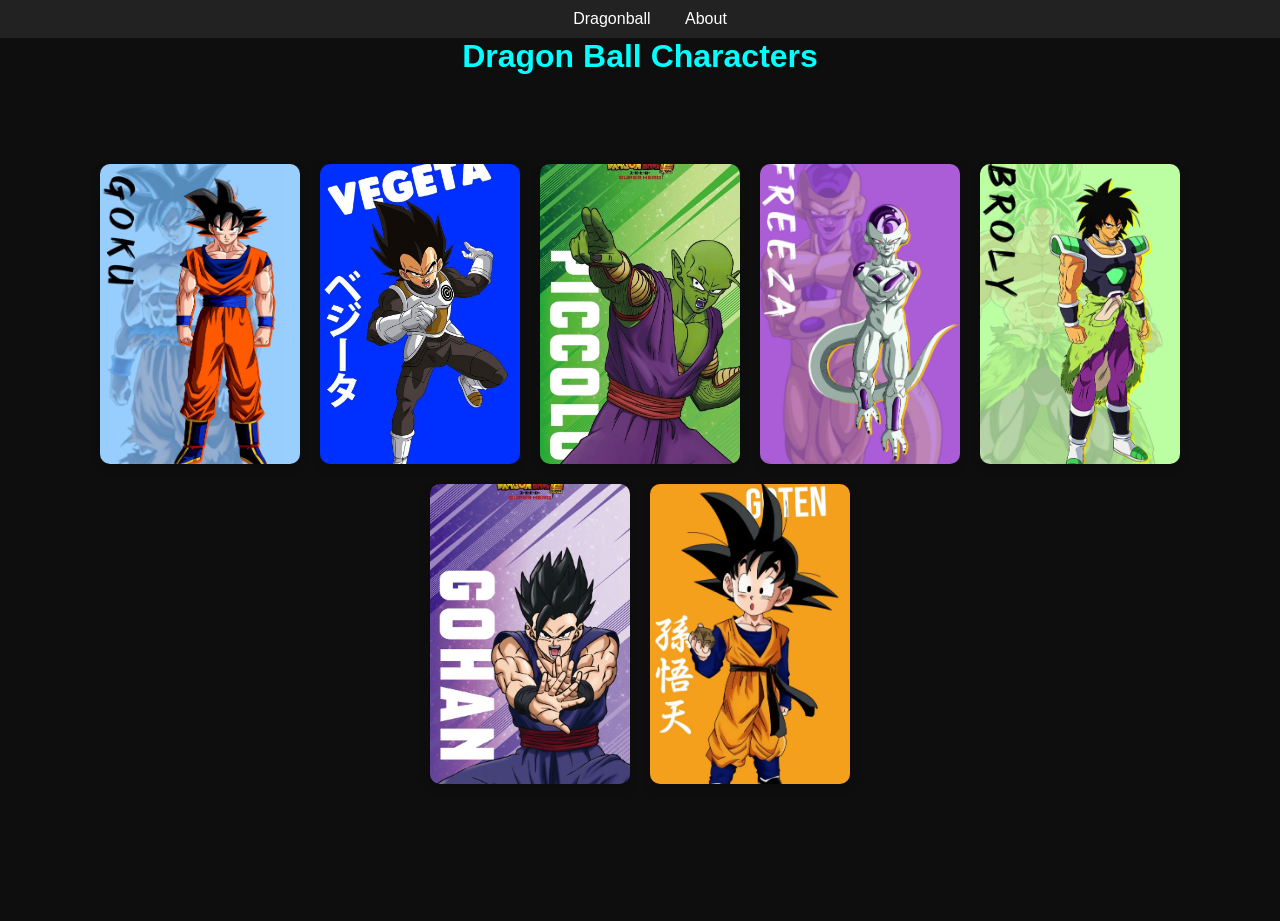
<file: index.html>
<!DOCTYPE html>
<html>
<head>
    <link rel="stylesheet" href="style.css">
    <title>Dragon Ball Z Characters</title>
</head>
<body>
    <div id="menu">
        <a href="index.html">Dragonball</a>
        <a href="About.html">About</a>
    </div>
    <h1>Dragon Ball Characters</h1>
    <div class="background">
        <div class="bubble" data-stars="1"></div>
        <div class="bubble" data-stars="2"></div>
        <div class="bubble" data-stars="3"></div>
        <div class="bubble" data-stars="4"></div>
        <div class="bubble" data-stars="5"></div>
        <div class="bubble" data-stars="6"></div>
        <div class="bubble" data-stars="7"></div>
      </div>

      <script>
        const bubbles = document.querySelectorAll('.bubble');
    
        bubbles.forEach(bubble => {
          const starsCount = parseInt(bubble.getAttribute('data-stars'), 10) || 1;
    
          const starsContainer = document.createElement('div');
          starsContainer.classList.add('stars-container');
    
          for (let i = 0; i < starsCount; i++) {
            const star = document.createElement('div');
            star.classList.add('star');
            starsContainer.appendChild(star);
          }
    
          bubble.appendChild(starsContainer);
        });
      </script>
    
    <div class="gallery">
        <!-- Goku -->
        <a href="Goku.html">
            <div class="hover-box">
                <img src="images/Goku.JPG" alt="Goku">
                <div class="info goku-bg">
                    <h2>Goku</h2>
                   <p>Goku is the main protagonist of the Dragon Ball metaseries.</p>
                    <p>He is a Saiyan, originally named Kakarot, who was sent to Earth as a baby and raised by his adoptive grandfather, Son Gohan.</p>
                </div>
            </div>
        </a>

        <!-- Vegeta -->
        <a href="Vegeta.html">
            <div class="hover-box">
                <img src="images/Vegeta.JPG" alt="Vegeta">
                <div class="info vegeta-bg">
                    <h2>Vegeta</h2>
                    <p>As the prince of a demolished Planet Vegeta, Vegeta is initially introduced as an unrepentant villain. Judging from his evil intentions before joining the Z Fighters, Vegeta has been consistently characterized as extremely arrogant, vengeful, and at times, sadistic.</p>
                </div>
            </div>
        </a>

        <!-- Piccolo -->
        <a href="Piccolo.html">
            <div class="hover-box">
                <img src="images/Piccolo.JPG" alt="Piccolo">
                <div class="info piccolo-bg">
                    <h2>Piccolo</h2>
                   <p>Piccolo from Dragon Ball is a Namekian, a green-skinned, humanoid alien with a strong connection to the Dragon Balls and a history of both rivalry and alliance with Goku. Initially introduced as a villain seeking revenge, Piccolo becomes a key ally, mentor to Gohan, and a powerful fighter in the Z Fighters' battles against various threats. 
                </p>
                </div>
            </div>
        </a>

                <!-- Freeza -->
                <a href="Freeze.html">
                    <div class="hover-box">
                        <img src="images/Freeza.JPG" alt="Freeza">
                        <div class="info Freeza-bg">
                            <h2>Freeza</h2>
                        <p>Frieza is a major antagonist in the Dragon Ball franchise, known for his immense power, cruelty, and role as a galactic tyrant. He's the main antagonist of the Frieza Saga and a recurring villain throughout the series, often seeking more power and revenge. Frieza is feared for his ruthlessness and is one of the most powerful beings in Universe 7. 
                        </p>
                        </div>
                    </div>
                </a>
                            <!-- Broly -->
                            <a href="Broly.html">
                                <div class="hover-box">
                                    <img src="images/Broly.JPG" alt="Broly">
                                    <div class="info Broly-bg">
                                        <h2>Broly</h2>
                             <p>Broly is a powerful Saiyan with a unique and uncontrollable power. He is a kind-hearted Saiyan, but his immense power can cause him to lose control and rampage when pushed too far.</p>
                                    </div>
                                </div>
                            </a>
                         <!-- Gohan -->
                         <a href="Gohan.html">
                            <div class="hover-box">
                                <img src="images/Gohan.JPG" alt="Gohan">
                                <div class="info Gohan-bg">
                                    <h2>Gohan</h2>
<p>Gohan is known for his immense hidden potential as a Saiyan-human hybrid. He is the eldest son of Goku and Chi-Chi, and the older brother of Goten. He possesses incredible strength, speed, and durability, with his power often revealed during intense moments of rage or distress. </p>
                                </div>
                            </div>
                        </a>

                        <!-- Gotens -->
                        <a href="Gotens.html">
                           <div class="hover-box">
                               <img src="images/Gotens.JPG" alt="Gotens">
                               <div class="info Gotens-bg">
                                   <h2>Gotens</h2>
                                <p>Goten is a Saiyan and Earthling hybrid from the Dragon Ball universe, Goku and Chi-Chi's younger son, and Gohan's younger brother. He's known for his youthful appearance, kind heart, and his ability to transform into a Super Saiyan at a very young age. He's also adept at the Fusion Dance, allowing him to combine with Trunks to form Gotenks. </p>
                                </div>
                           </div>
                       </a>
    </div>
</body>
</html>
</file>
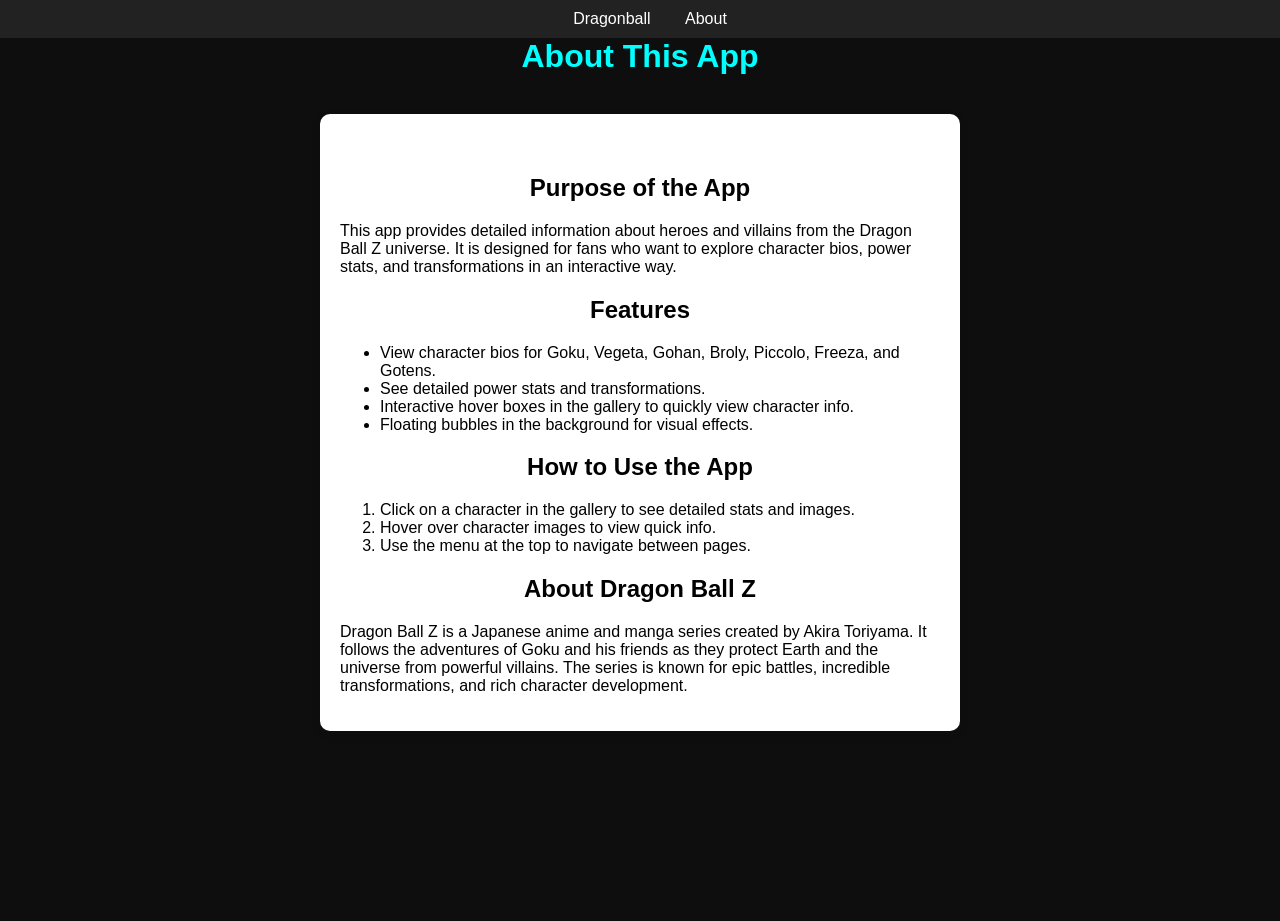
<file: About.html>
<!DOCTYPE html>
<html>
<head>
    <link rel="stylesheet" href="style.css">
    <title>About - Dragon Ball Z Characters</title>
</head>
<body>
    <div id="menu">
        <a href="index.html">Dragonball</a>
        <a href="About.html">About</a>
    </div>

    <h1>About This App</h1>

    <div class="character-page">
        
        <h2>Purpose of the App</h2>
        <p>This app provides detailed information about heroes and villains from the Dragon Ball Z universe. It is designed for fans who want to explore character bios, power stats, and transformations in an interactive way.</p>

        <h2>Features</h2>
        <ul>
            <li>View character bios for Goku, Vegeta, Gohan, Broly, Piccolo, Freeza, and Gotens.</li>
            <li>See detailed power stats and transformations.</li>
            <li>Interactive hover boxes in the gallery to quickly view character info.</li>
            <li>Floating bubbles in the background for visual effects.</li>
        </ul>

        <h2>How to Use the App</h2>
        <ol>
            <li>Click on a character in the gallery to see detailed stats and images.</li>
            <li>Hover over character images to view quick info.</li>
            <li>Use the menu at the top to navigate between pages.</li>
        </ol>
      
        <h2>About Dragon Ball Z</h2>
        <p>Dragon Ball Z is a Japanese anime and manga series created by Akira Toriyama. It follows the adventures of Goku and his friends as they protect Earth and the universe from powerful villains. The series is known for epic battles, incredible transformations, and rich character development.</p>
    </div>
</body>
</html>
</file>
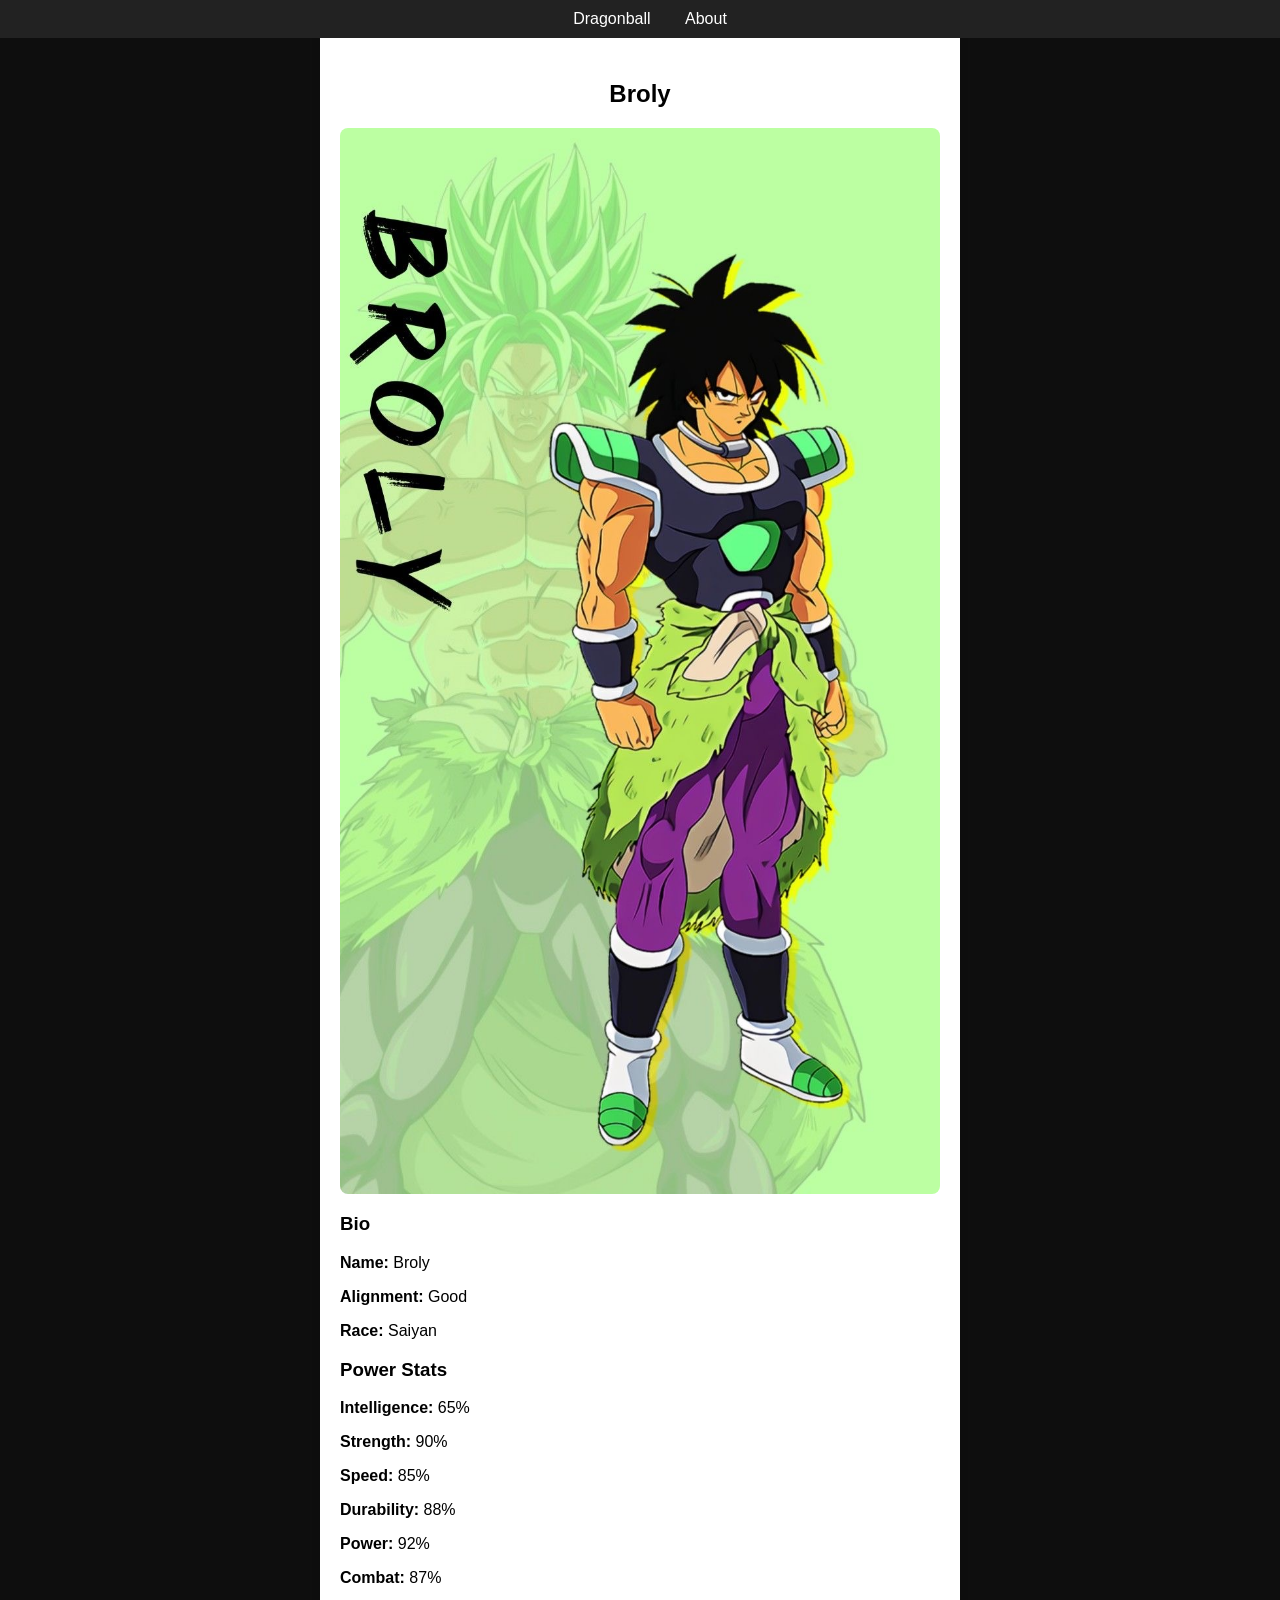
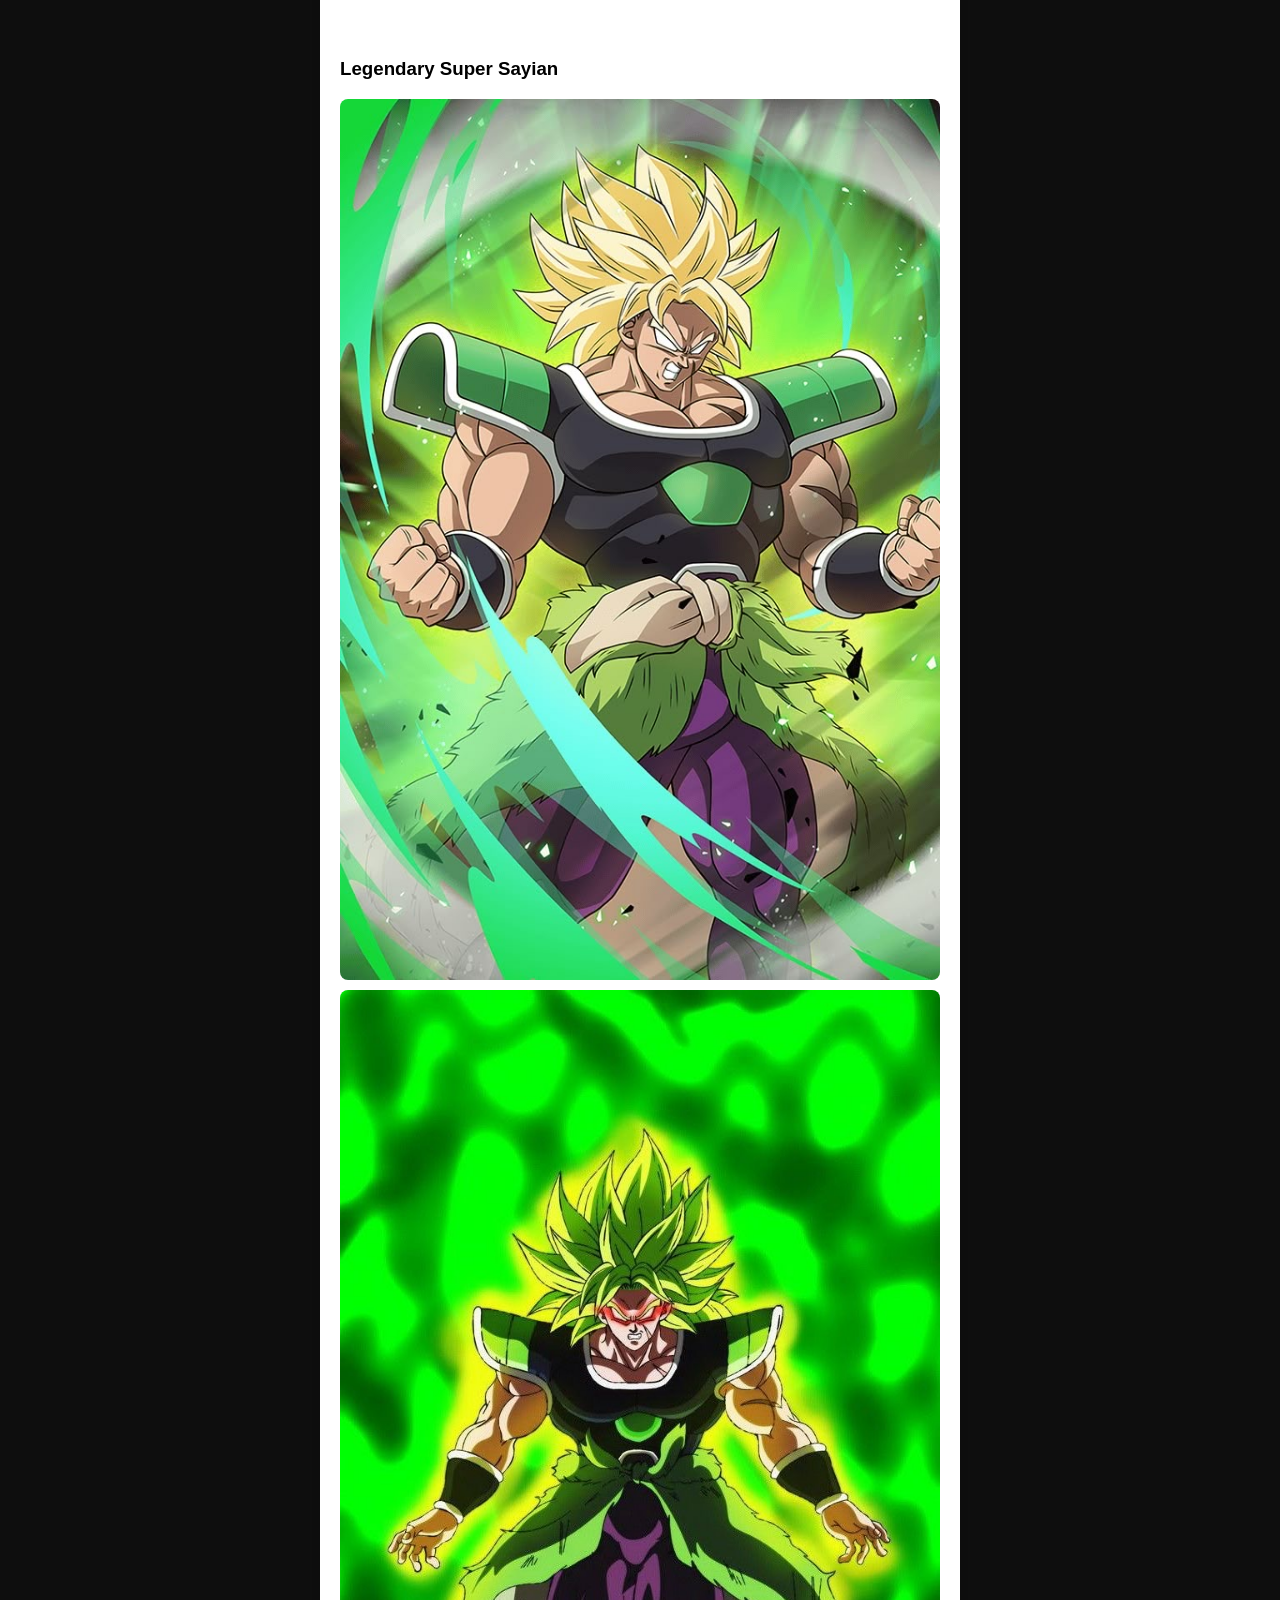
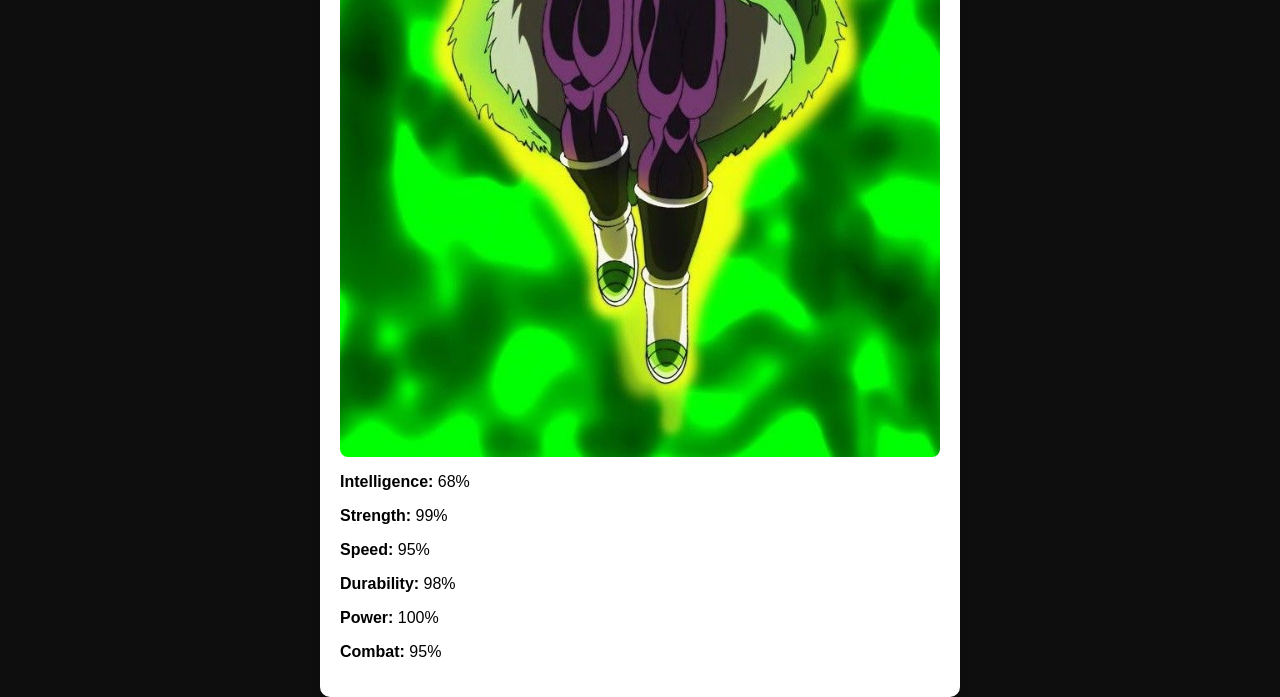
<file: Broly.html>
<!DOCTYPE html>
<html>
<head>
    <link rel="stylesheet" href="style.css">
    <title>Broly</title>
</head>
<body>
    <div id="menu">
        <a href="index.html">Dragonball</a>
        <a href="About.html">About</a>
    </div>

    <div class="character-page">
        <h2>Broly</h2>
        <img src="images/Broly.JPG" alt="Broly" class="character-img">
        <h3>Bio</h3>
        <p><strong>Name:</strong> Broly</p>
        <p><strong>Alignment:</strong> Good</p>
        <p><strong>Race:</strong> Saiyan</p>

        <h3>Power Stats</h3>
        <p><strong>Intelligence:</strong> 65%</p>
        <p><strong>Strength:</strong> 90%</p>
        <p><strong>Speed:</strong> 85%</p>
        <p><strong>Durability:</strong> 88%</p>
        <p><strong>Power:</strong> 92%</p>
        <p><strong>Combat:</strong> 87%</p>
        <br>
        <br>
        <h3>Legendary Super Sayian</h3>
        <img src="images/BrolyLssj.JPG" alt="Broly" class="character-img">
        <img src="images/Brolyssjlegnd.JPG" alt="Broly" class="character-img">
        <p><strong>Intelligence:</strong> 68%</p>
        <p><strong>Strength:</strong> 99%</p>
        <p><strong>Speed:</strong> 95%</p>
        <p><strong>Durability:</strong> 98%</p>
        <p><strong>Power:</strong> 100%</p>
        <p><strong>Combat:</strong> 95%</p>
    </div>
</body>
</html>
</file>
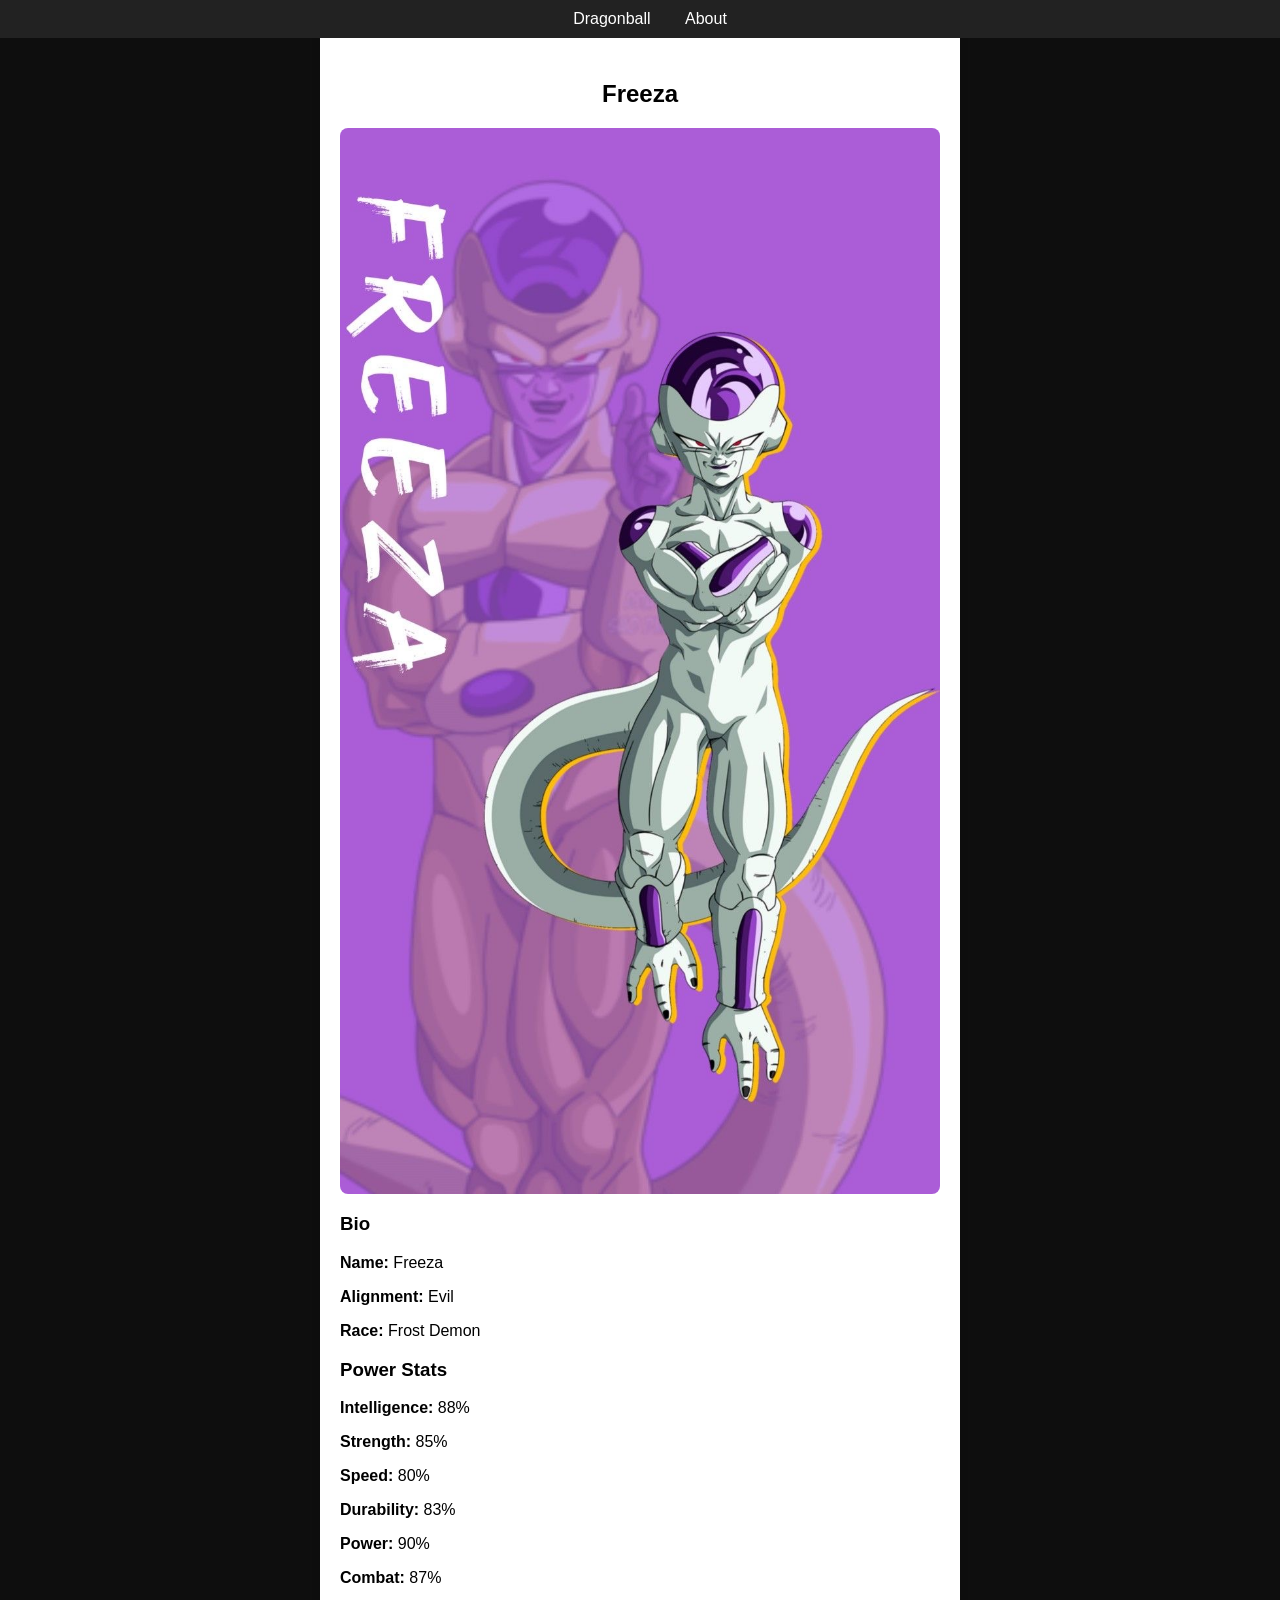
<file: Freeze.html>
<!DOCTYPE html>
<html>
<head>
    <link rel="stylesheet" href="style.css">
    <title>Freeza</title>
</head>
<body>
    <div id="menu">
        <a href="index.html">Dragonball</a>
        <a href="About.html">About</a>
    </div>

    <div class="character-page">
        <h2>Freeza</h2>
        <img src="images/Freeza.JPG" alt="Freeza" class="character-img">
        <h3>Bio</h3>
        <p><strong>Name:</strong> Freeza</p>
        <p><strong>Alignment:</strong> Evil</p>
        <p><strong>Race:</strong> Frost Demon</p>

        <h3>Power Stats</h3>
        <p><strong>Intelligence:</strong> 88%</p>
        <p><strong>Strength:</strong> 85%</p>
        <p><strong>Speed:</strong> 80%</p>
        <p><strong>Durability:</strong> 83%</p>
        <p><strong>Power:</strong> 90%</p>
        <p><strong>Combat:</strong> 87%</p>
    </div>
</body>
</html>
</file>
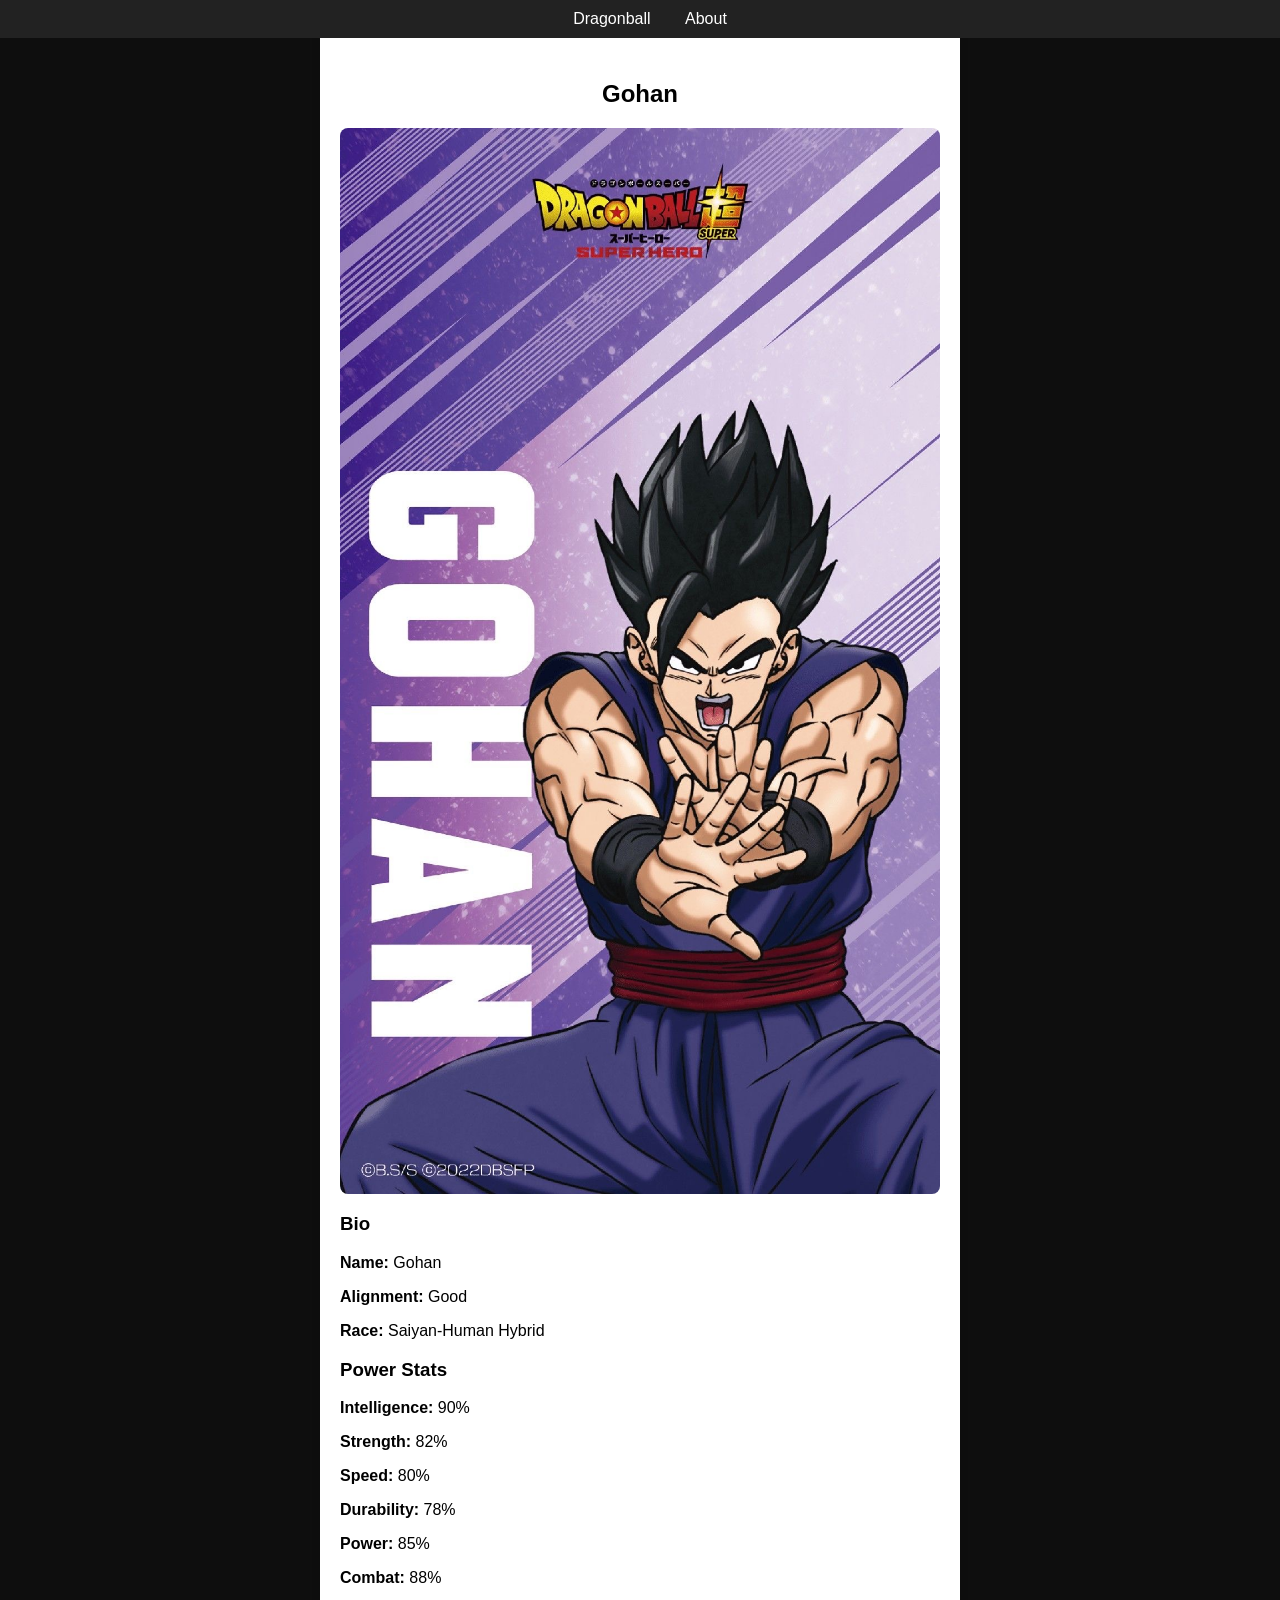
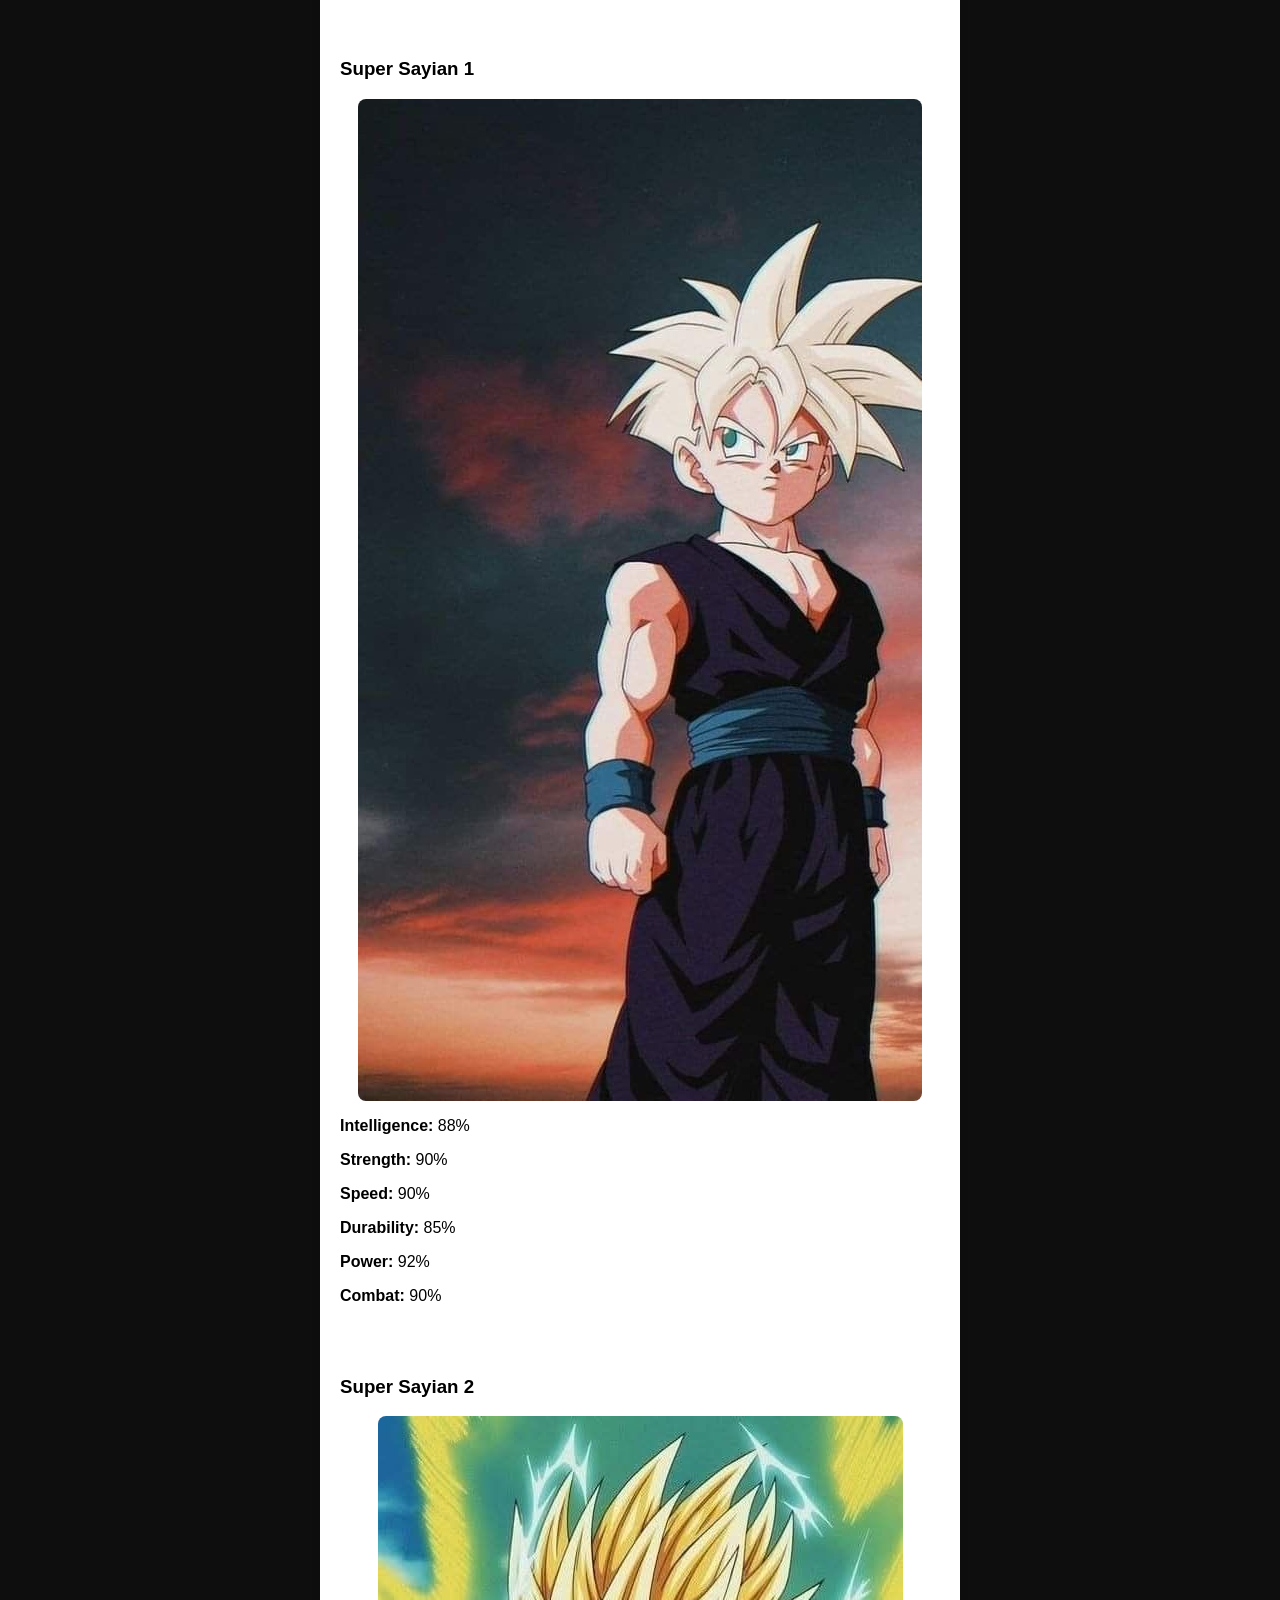
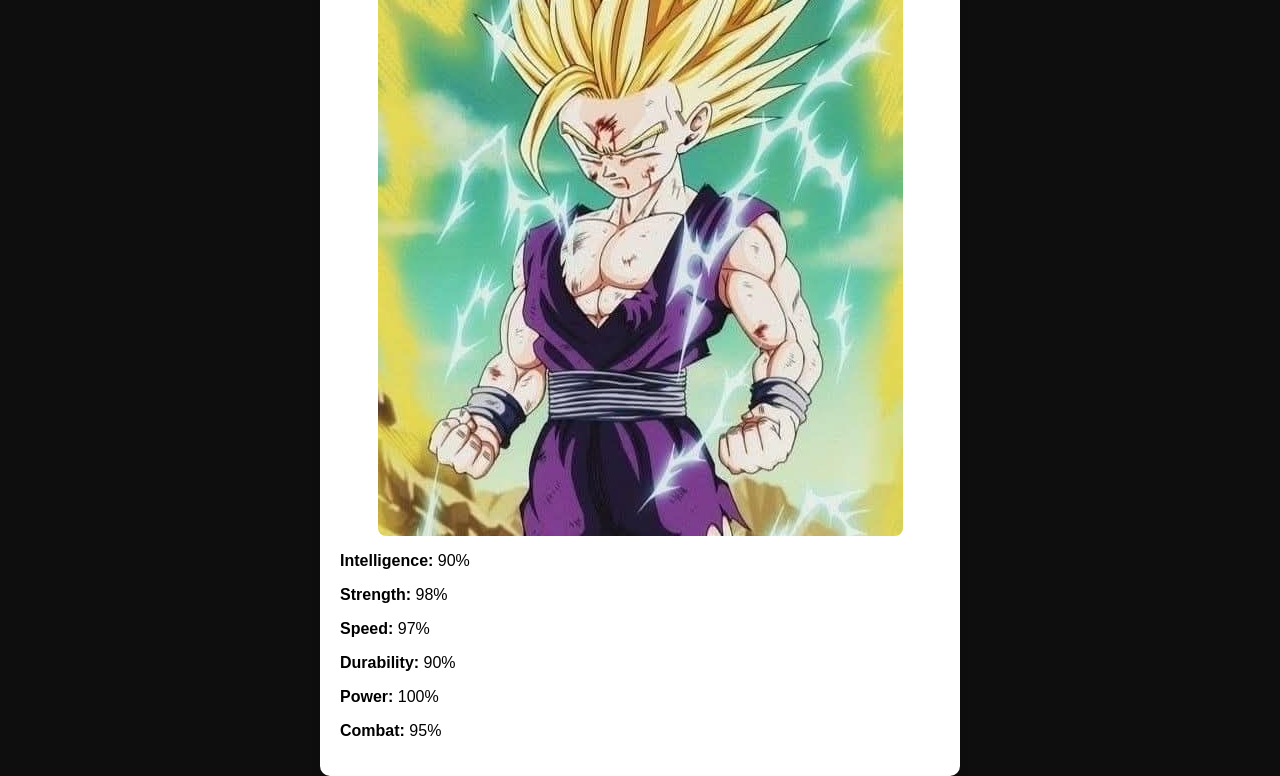
<file: Gohan.html>
<!DOCTYPE html>
<html>
<head>
    <link rel="stylesheet" href="style.css">
    <title>Gohan</title>
</head>
<body>
    <div id="menu">
        <a href="index.html">Dragonball</a>
        <a href="About.html">About</a>
    </div>

    <div class="character-page">
        <h2>Gohan</h2>
        <img src="images/Gohan.JPG" alt="Gohan" class="character-img">
        <h3>Bio</h3>
        <p><strong>Name:</strong> Gohan</p>
        <p><strong>Alignment:</strong> Good</p>
        <p><strong>Race:</strong> Saiyan-Human Hybrid</p>
        
        <h3>Power Stats</h3>
        <p><strong>Intelligence:</strong> 90%</p>
        <p><strong>Strength:</strong> 82%</p>
        <p><strong>Speed:</strong> 80%</p>
        <p><strong>Durability:</strong> 78%</p>
        <p><strong>Power:</strong> 85%</p>
        <p><strong>Combat:</strong> 88%</p>
        <br>
        <br>
        <h3>Super Sayian 1</h3>
        <img src="images/Gohanssj1.JPG" alt="Gohan" class="character-img">
        <p><strong>Intelligence:</strong> 88%</p>
        <p><strong>Strength:</strong> 90%</p>
        <p><strong>Speed:</strong> 90%</p>
        <p><strong>Durability:</strong> 85%</p>
        <p><strong>Power:</strong> 92%</p>
        <p><strong>Combat:</strong> 90%</p>
        <br>
        <br>
        <h3>Super Sayian 2</h3>
        <img src="images/Gohanssj2.JPG" alt="Gohan" class="character-img">
        <p><strong>Intelligence:</strong> 90%</p>
        <p><strong>Strength:</strong> 98%</p>
        <p><strong>Speed:</strong> 97%</p>
        <p><strong>Durability:</strong> 90%</p>
        <p><strong>Power:</strong> 100%</p>
        <p><strong>Combat:</strong> 95%</p>
    </div>
</body>
</html>
</file>
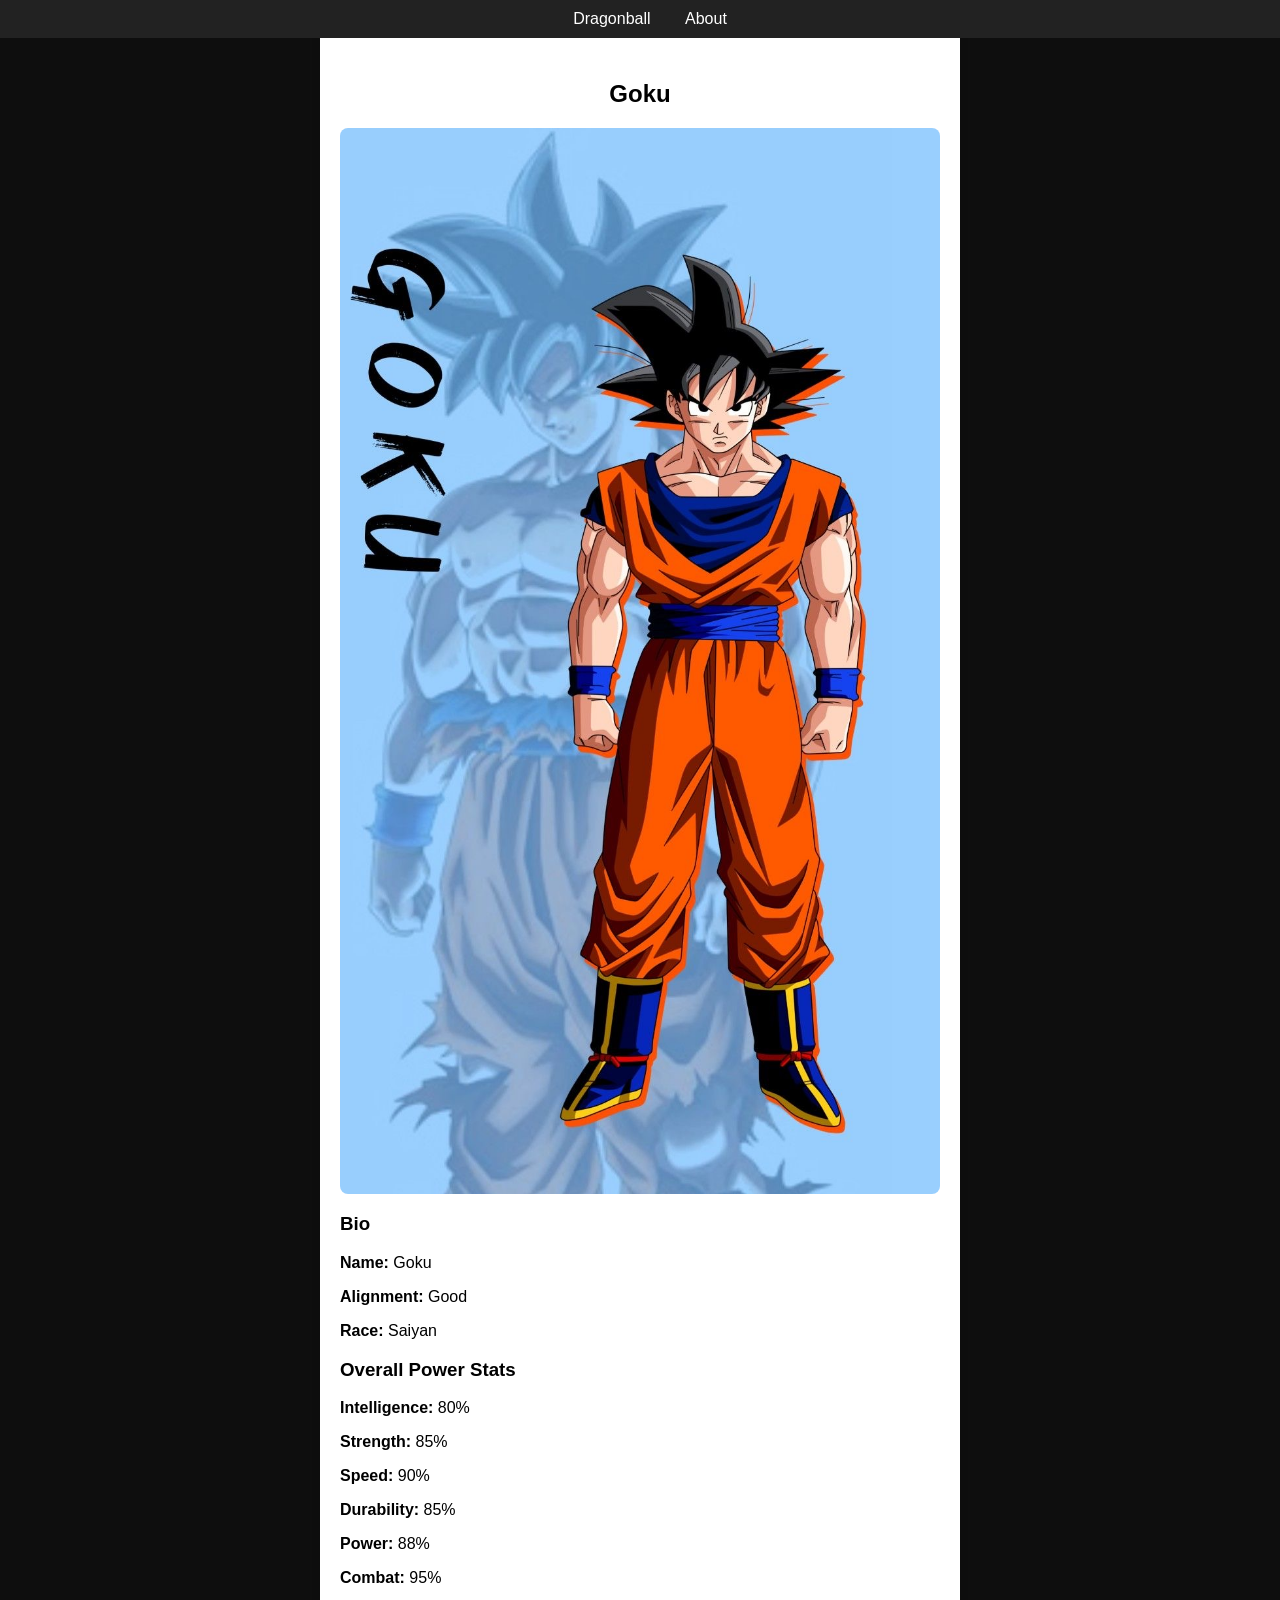
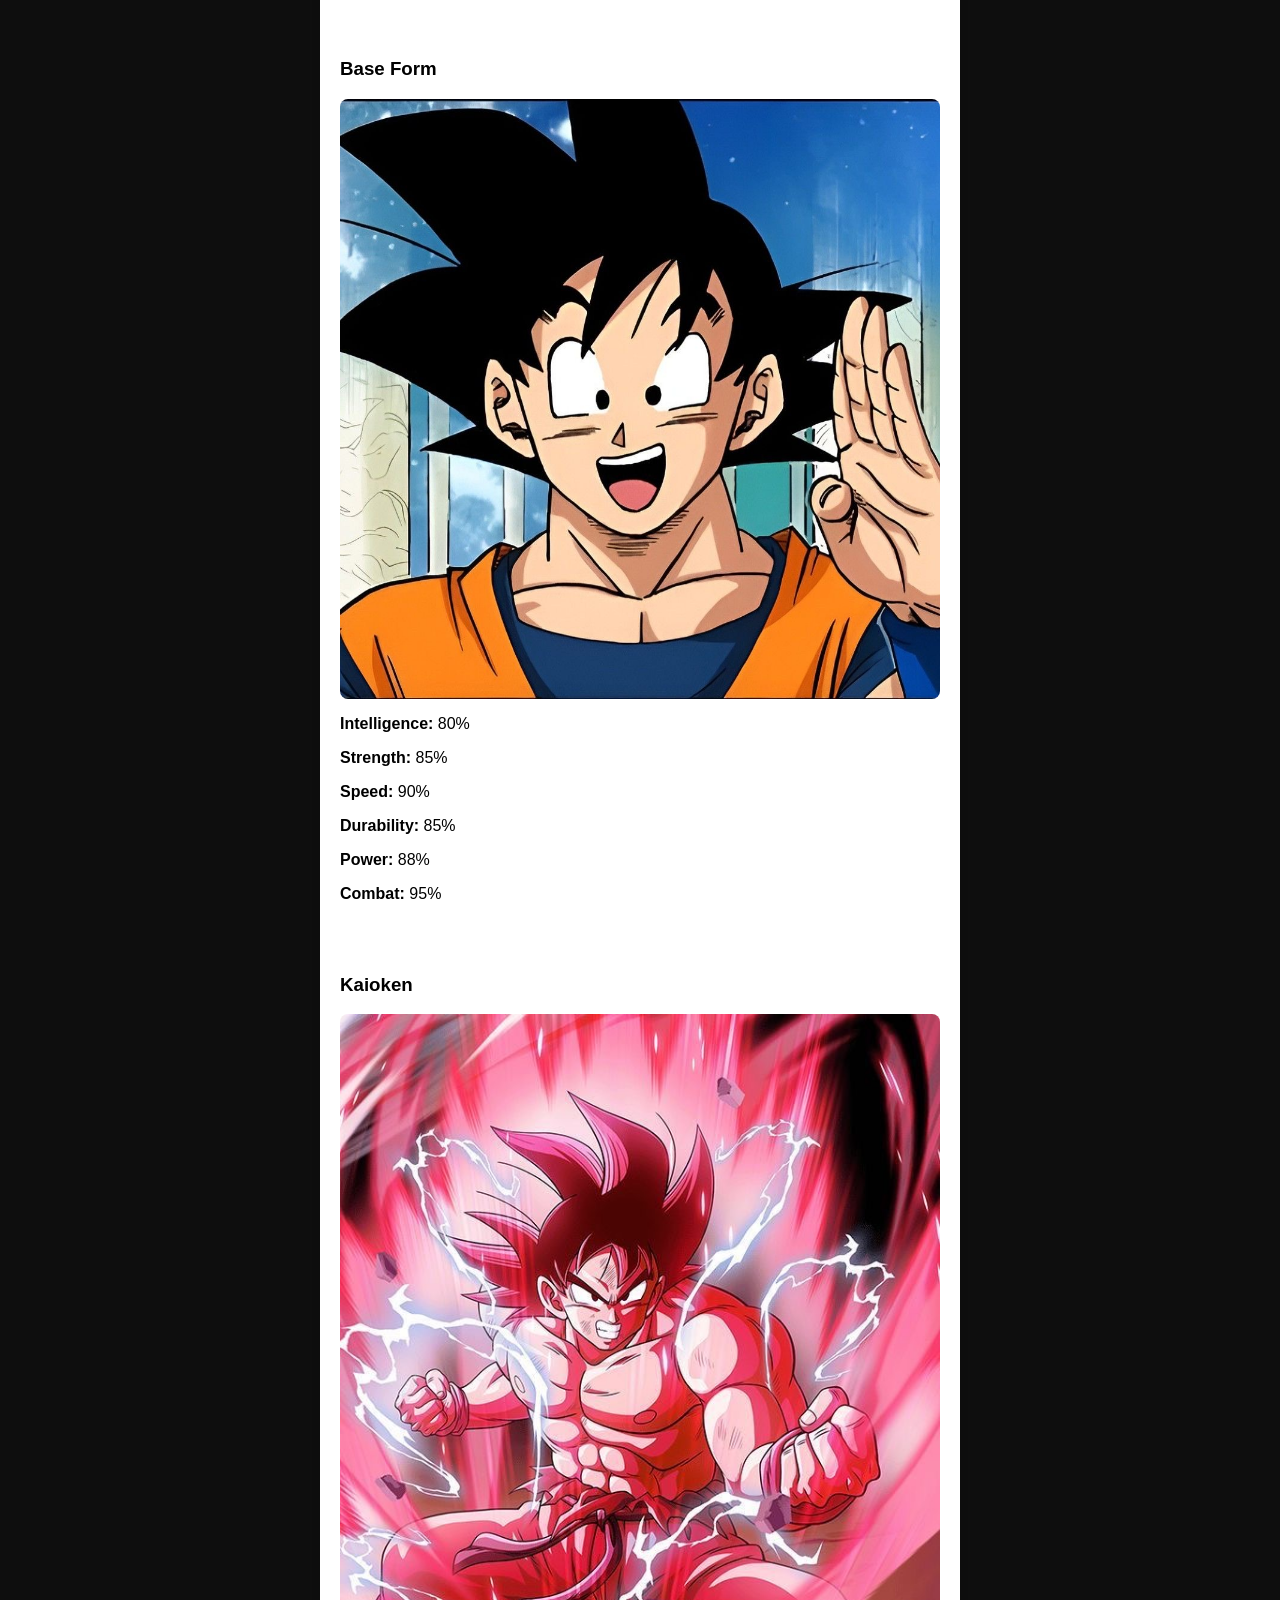
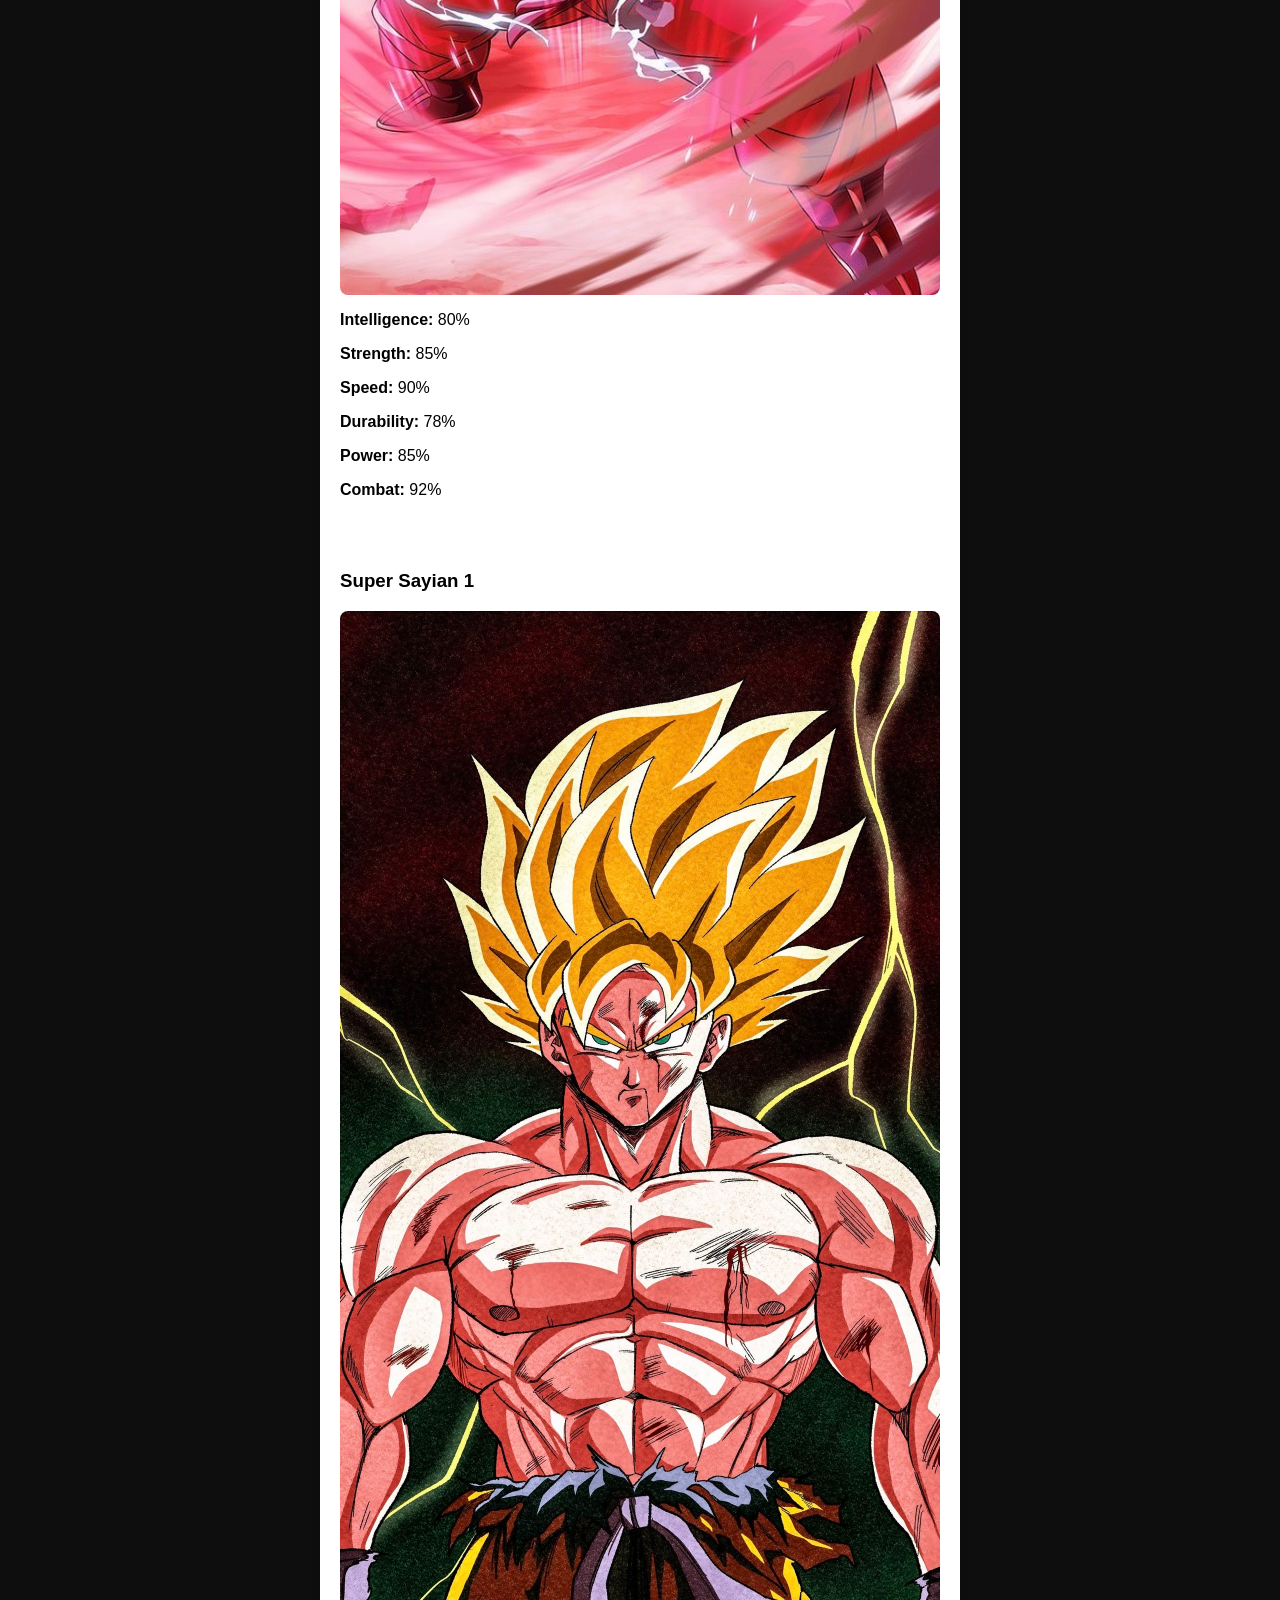
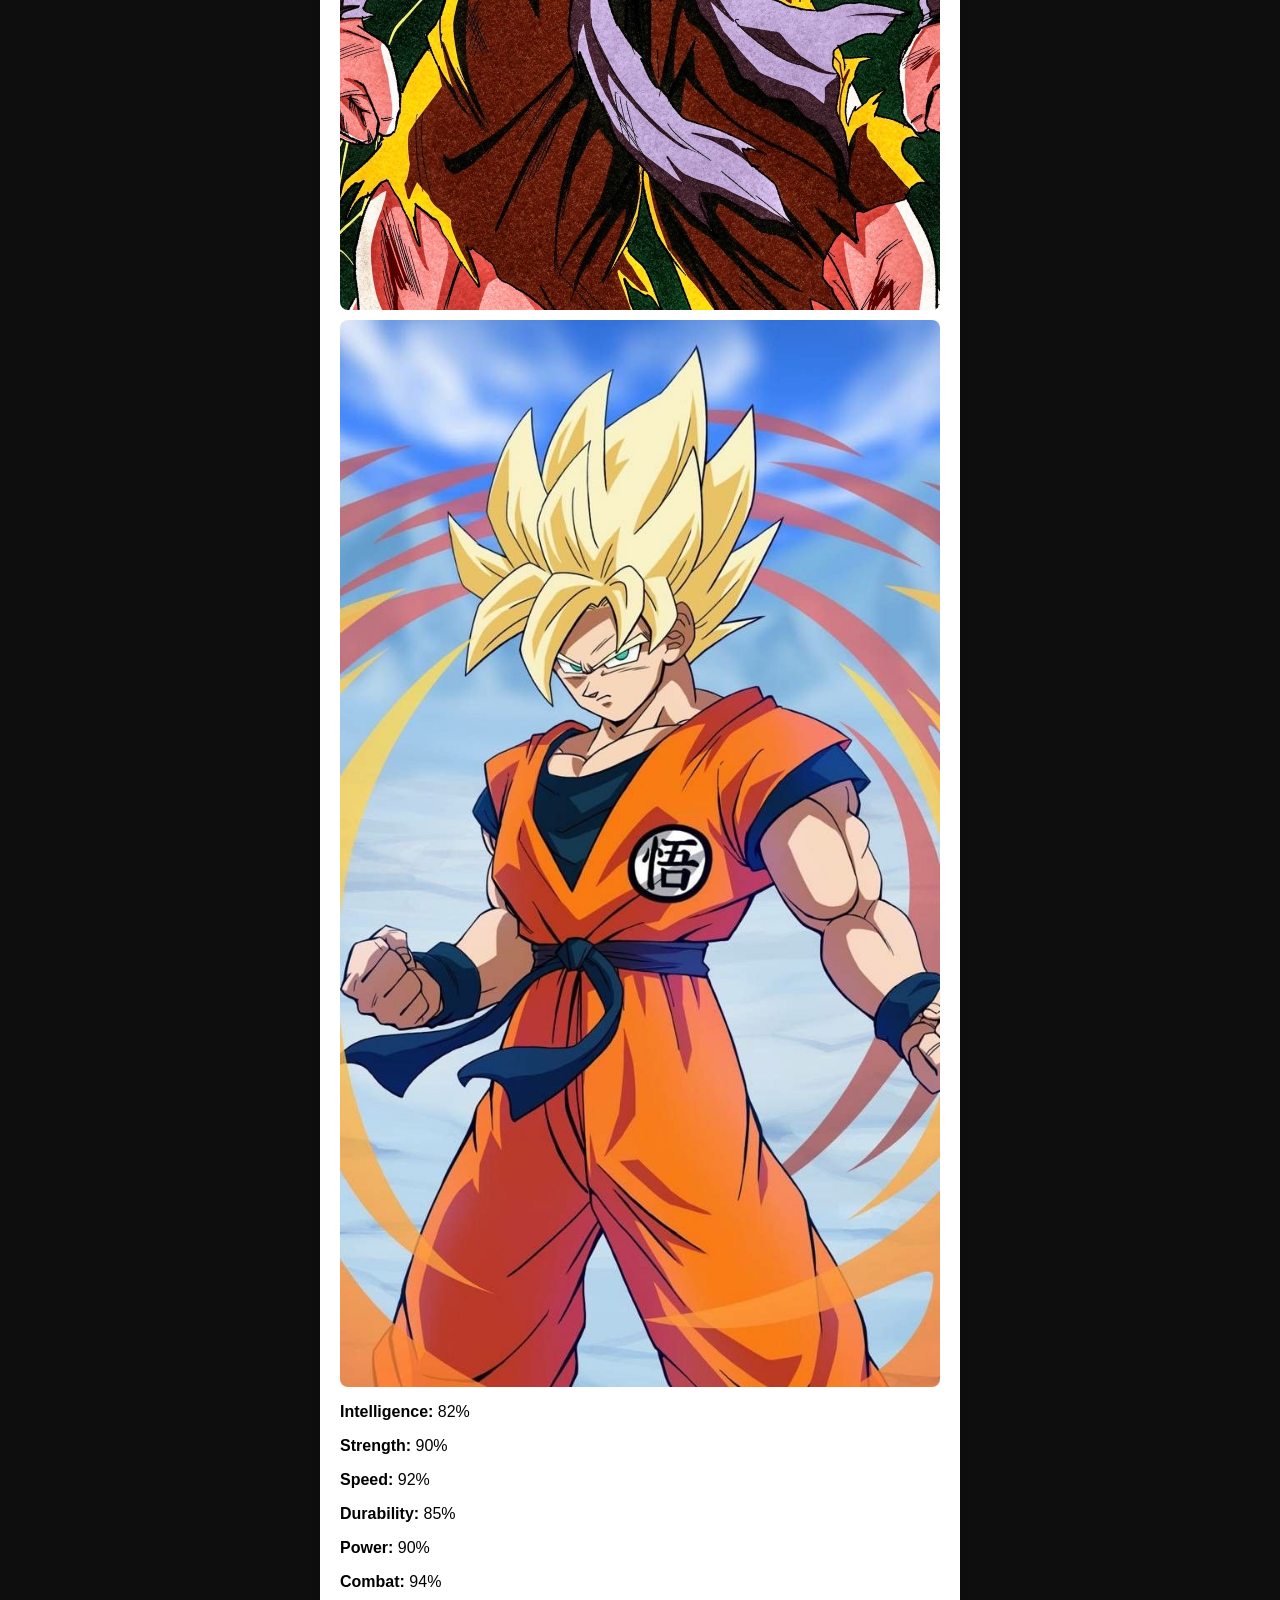
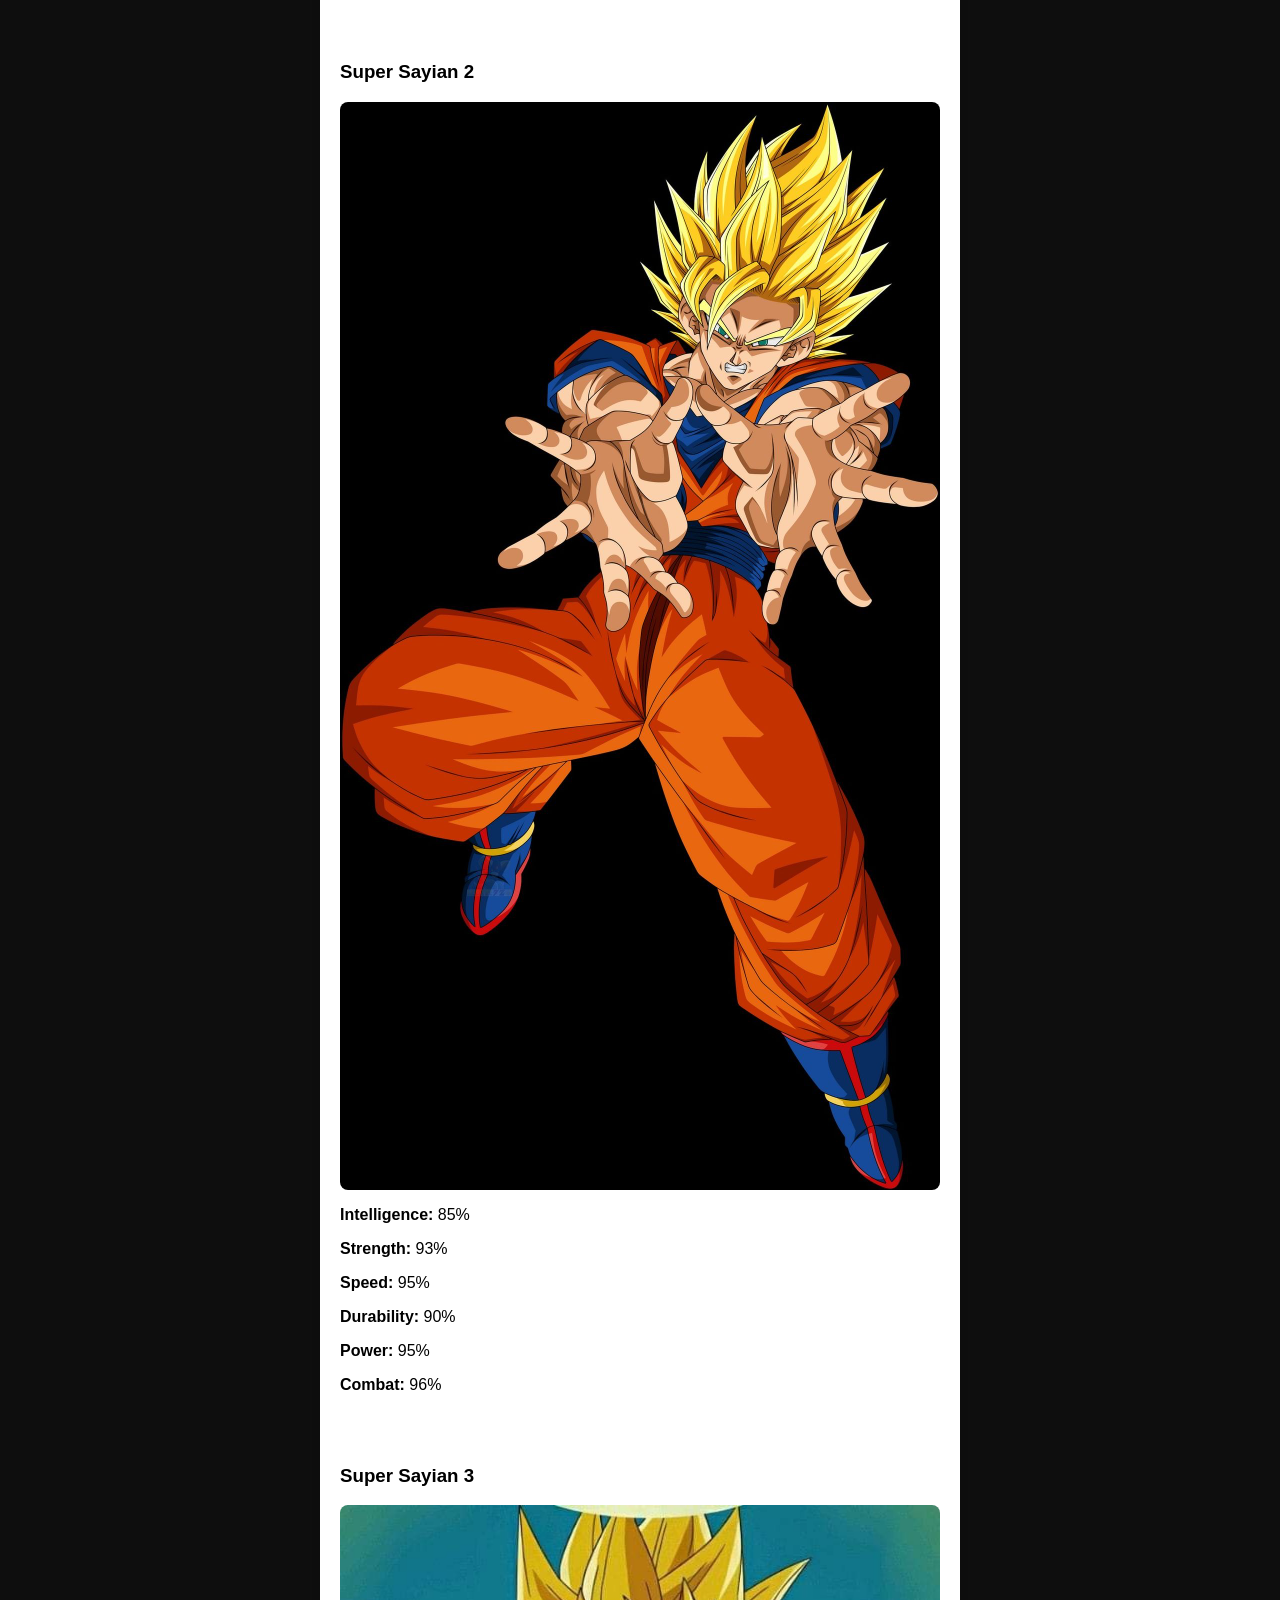
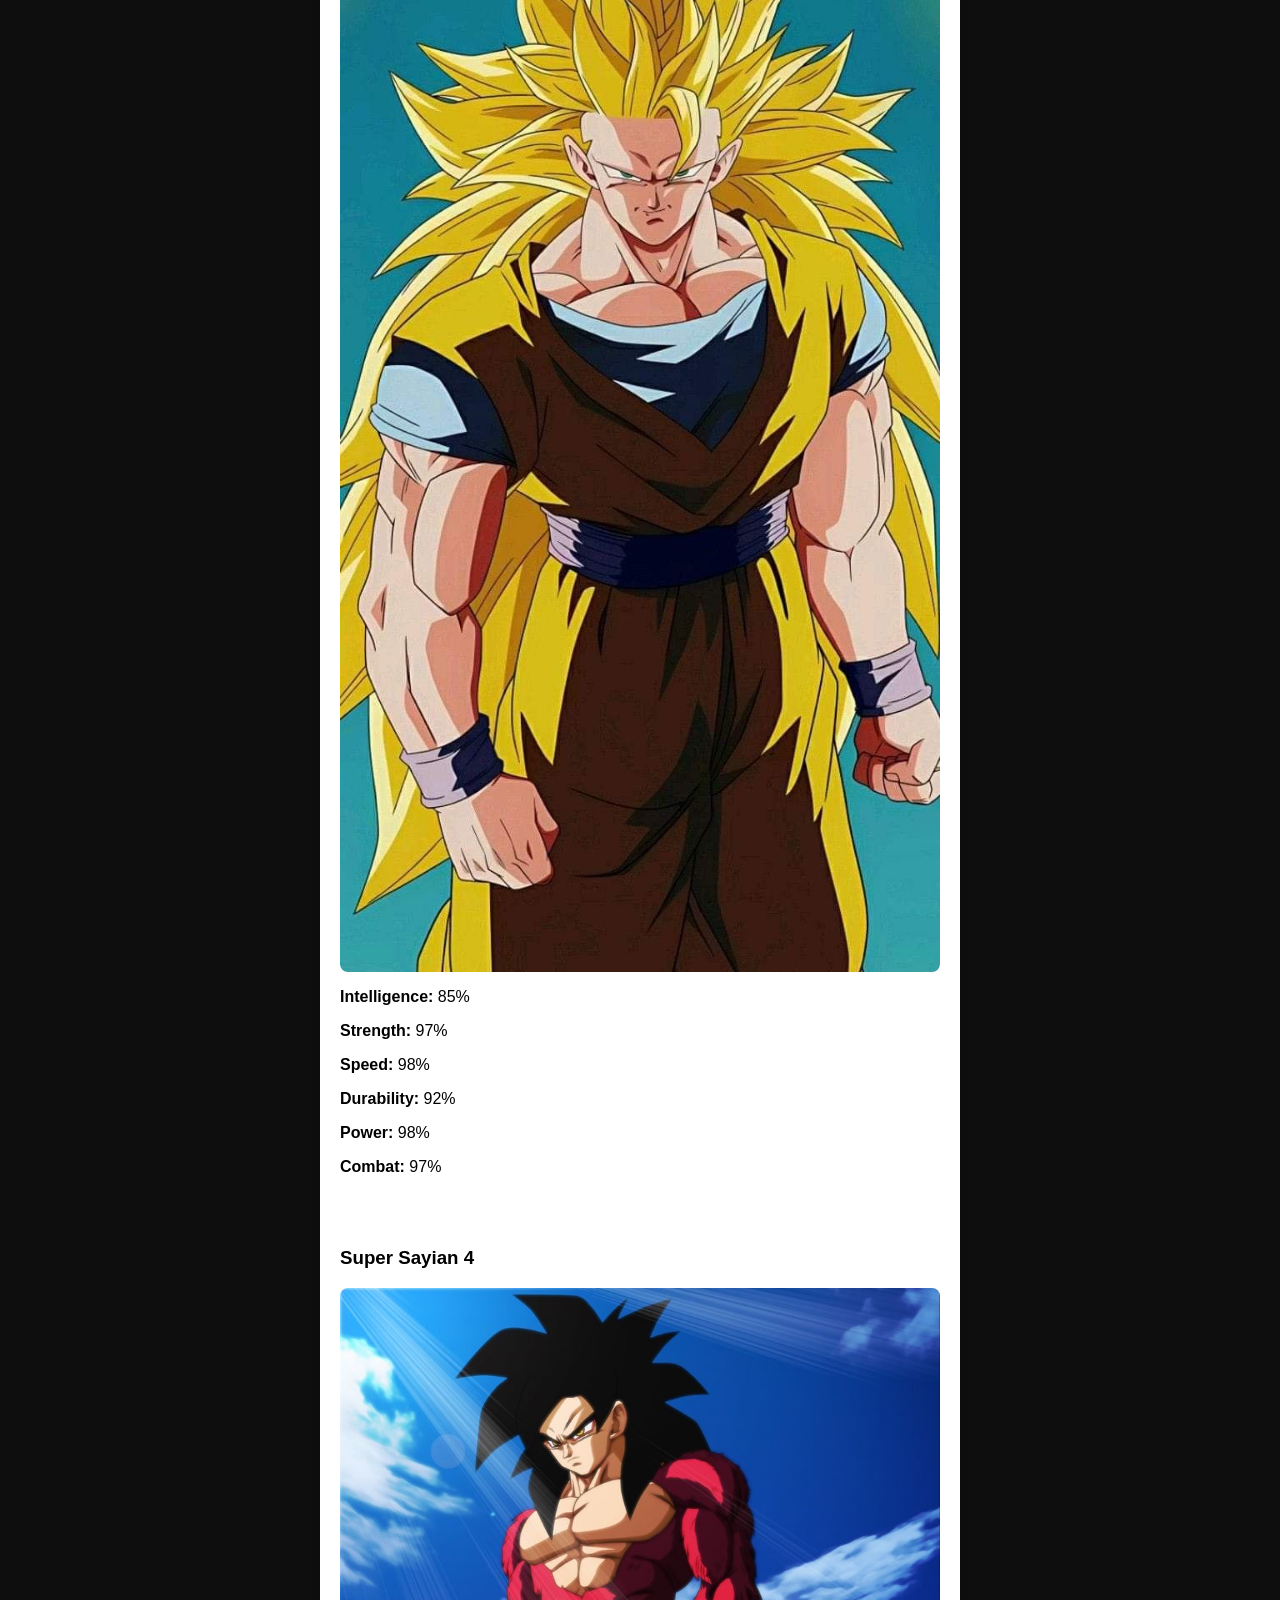
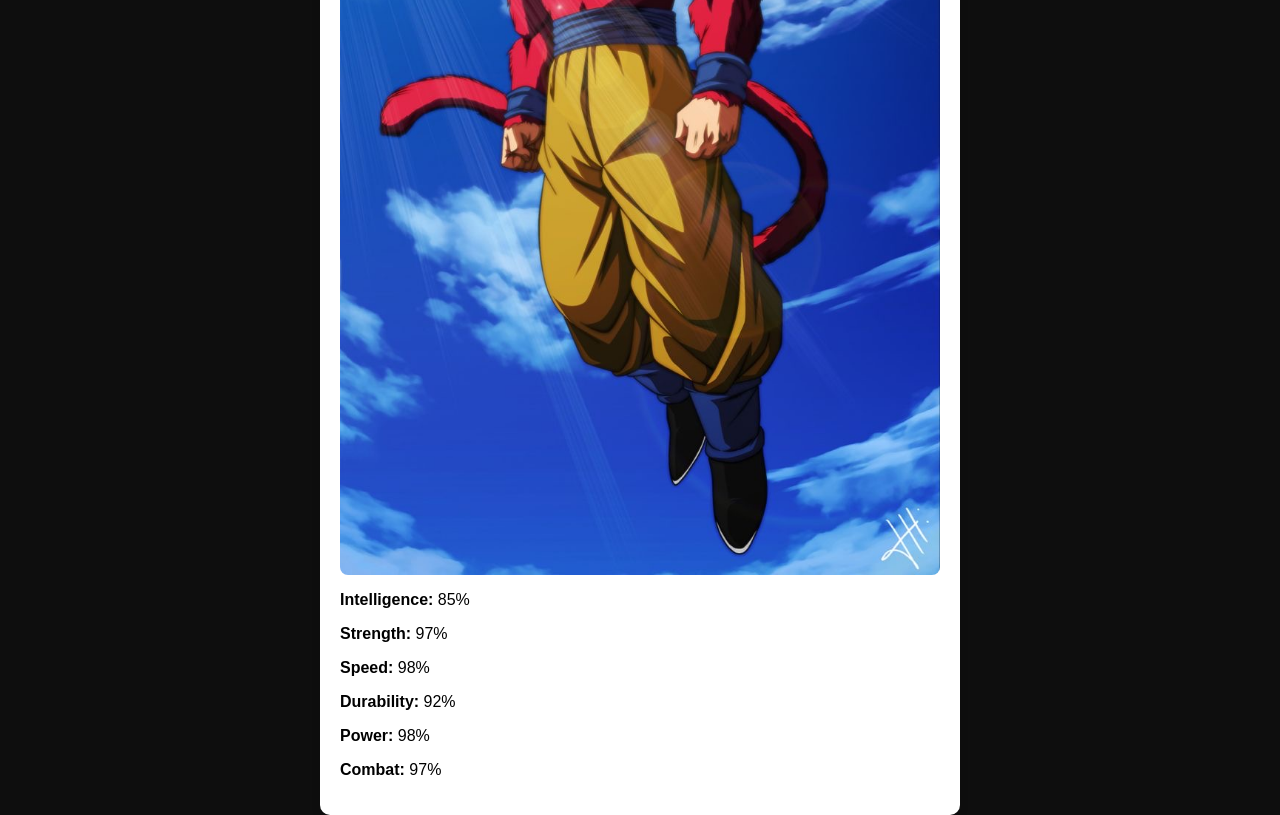
<file: Goku.html>
<!DOCTYPE html>
<html>
<head>
    <link rel="stylesheet" href="style.css">
    <title>Goku</title>
</head>
<body>
    <div id="menu">
        <a href="index.html">Dragonball</a>
        <a href="About.html">About</a>
    </div>

    <div class="character-page">
        <h2>Goku</h2>
        <img src="images/Goku.JPG" alt="Goku" class="character-img">
        <h3>Bio</h3>
        <p><strong>Name:</strong> Goku</p>
        <p><strong>Alignment:</strong> Good</p>
        <p><strong>Race:</strong> Saiyan</p>

        <h3>Overall Power Stats</h3>
        <p><strong>Intelligence:</strong> 80%</p>
        <p><strong>Strength:</strong> 85%</p>
        <p><strong>Speed:</strong> 90%</p>
        <p><strong>Durability:</strong> 85%</p>
        <p><strong>Power:</strong> 88%</p>
        <p><strong>Combat:</strong> 95%</p>
        <br>
        <br>
        <h3>Base Form</h3>
        <img src="images/Basegoku.JPG" alt="Goku" class="character-img">
        <p><strong>Intelligence:</strong> 80%</p>
        <p><strong>Strength:</strong> 85%</p>
        <p><strong>Speed:</strong> 90%</p>
        <p><strong>Durability:</strong> 85%</p>
        <p><strong>Power:</strong> 88%</p>
        <p><strong>Combat:</strong> 95%</p>
        <br>
        <br>
        <h3>Kaioken</h3>
        <img src="images/Gokukioken.JPG" alt="Goku" class="character-img">
        <p><strong>Intelligence:</strong> 80%</p>
        <p><strong>Strength:</strong> 85%</p>
        <p><strong>Speed:</strong> 90%</p>
        <p><strong>Durability:</strong> 78%</p>
        <p><strong>Power:</strong> 85%</p>
        <p><strong>Combat:</strong> 92%</p>
        <br>
        <br>
        <h3>Super Sayian 1</h3>
        <img src="images/Firstssj.JPG" alt="Goku" class="character-img">
        <img src="images/Gokussj2.JPG" alt="Goku" class="character-img">
        <p><strong>Intelligence:</strong> 82%</p>
        <p><strong>Strength:</strong> 90%</p>
        <p><strong>Speed:</strong> 92%</p>
        <p><strong>Durability:</strong> 85%</p>
        <p><strong>Power:</strong> 90%</p>
        <p><strong>Combat:</strong> 94%</p>
        <br>
        <br>
        <h3>Super Sayian 2</h3>
        <img src="images/Ssj2goku.JPG" alt="Goku" class="character-img">
        <p><strong>Intelligence:</strong> 85%</p>
        <p><strong>Strength:</strong> 93%</p>
        <p><strong>Speed:</strong> 95%</p>
        <p><strong>Durability:</strong> 90%</p>
        <p><strong>Power:</strong> 95%</p>
        <p><strong>Combat:</strong> 96%</p>
        <br>
        <br>
        <h3>Super Sayian 3</h3>
        <img src="images/Gokussj3.JPG" alt="Goku" class="character-img">
        <p><strong>Intelligence:</strong> 85%</p>
        <p><strong>Strength:</strong> 97%</p>
        <p><strong>Speed:</strong> 98%</p>
        <p><strong>Durability:</strong> 92%</p>
        <p><strong>Power:</strong> 98%</p>
        <p><strong>Combat:</strong> 97%</p>
        <br>
        <br>
        <h3>Super Sayian 4</h3>
        <img src="images/Gokussj4.JPG" alt="Goku" class="character-img">
        <p><strong>Intelligence:</strong> 85%</p>
        <p><strong>Strength:</strong> 97%</p>
        <p><strong>Speed:</strong> 98%</p>
        <p><strong>Durability:</strong> 92%</p>
        <p><strong>Power:</strong> 98%</p>
        <p><strong>Combat:</strong> 97%</p>

    </div>
</body>
</html>
</file>
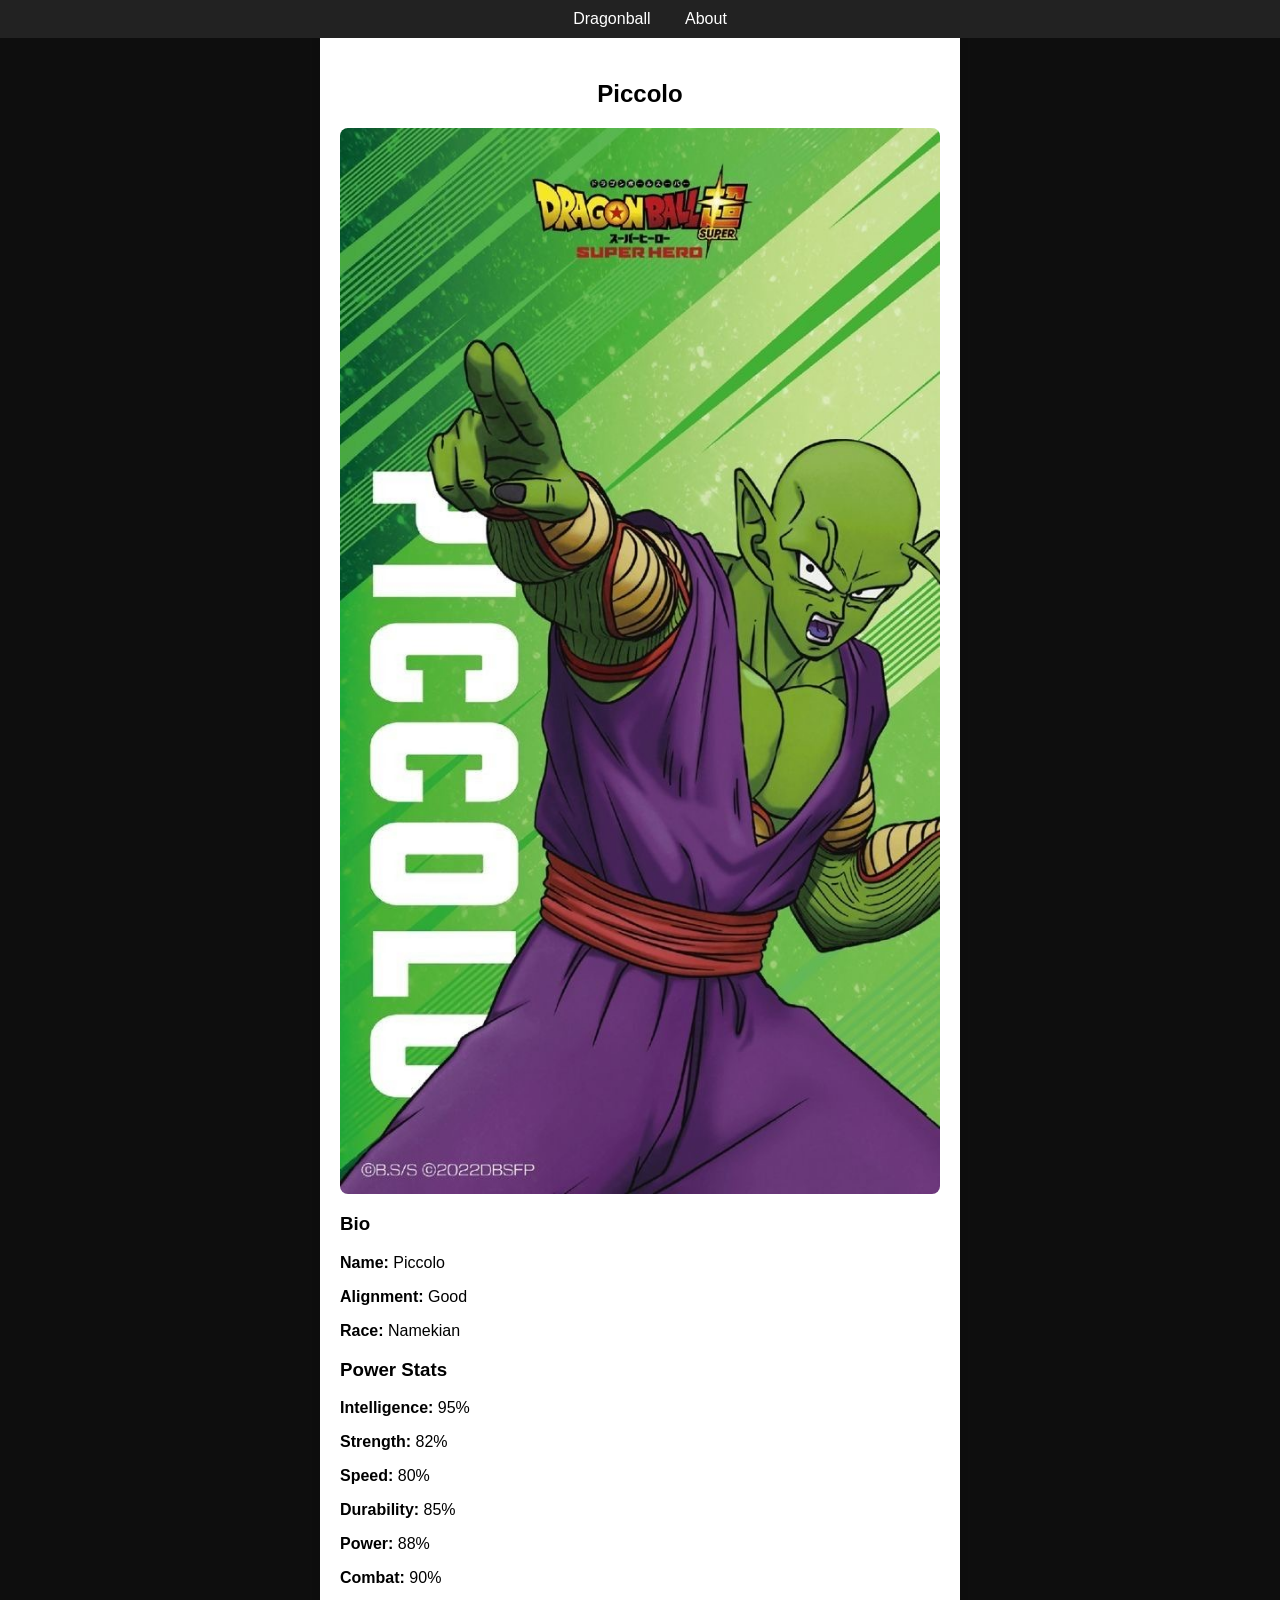
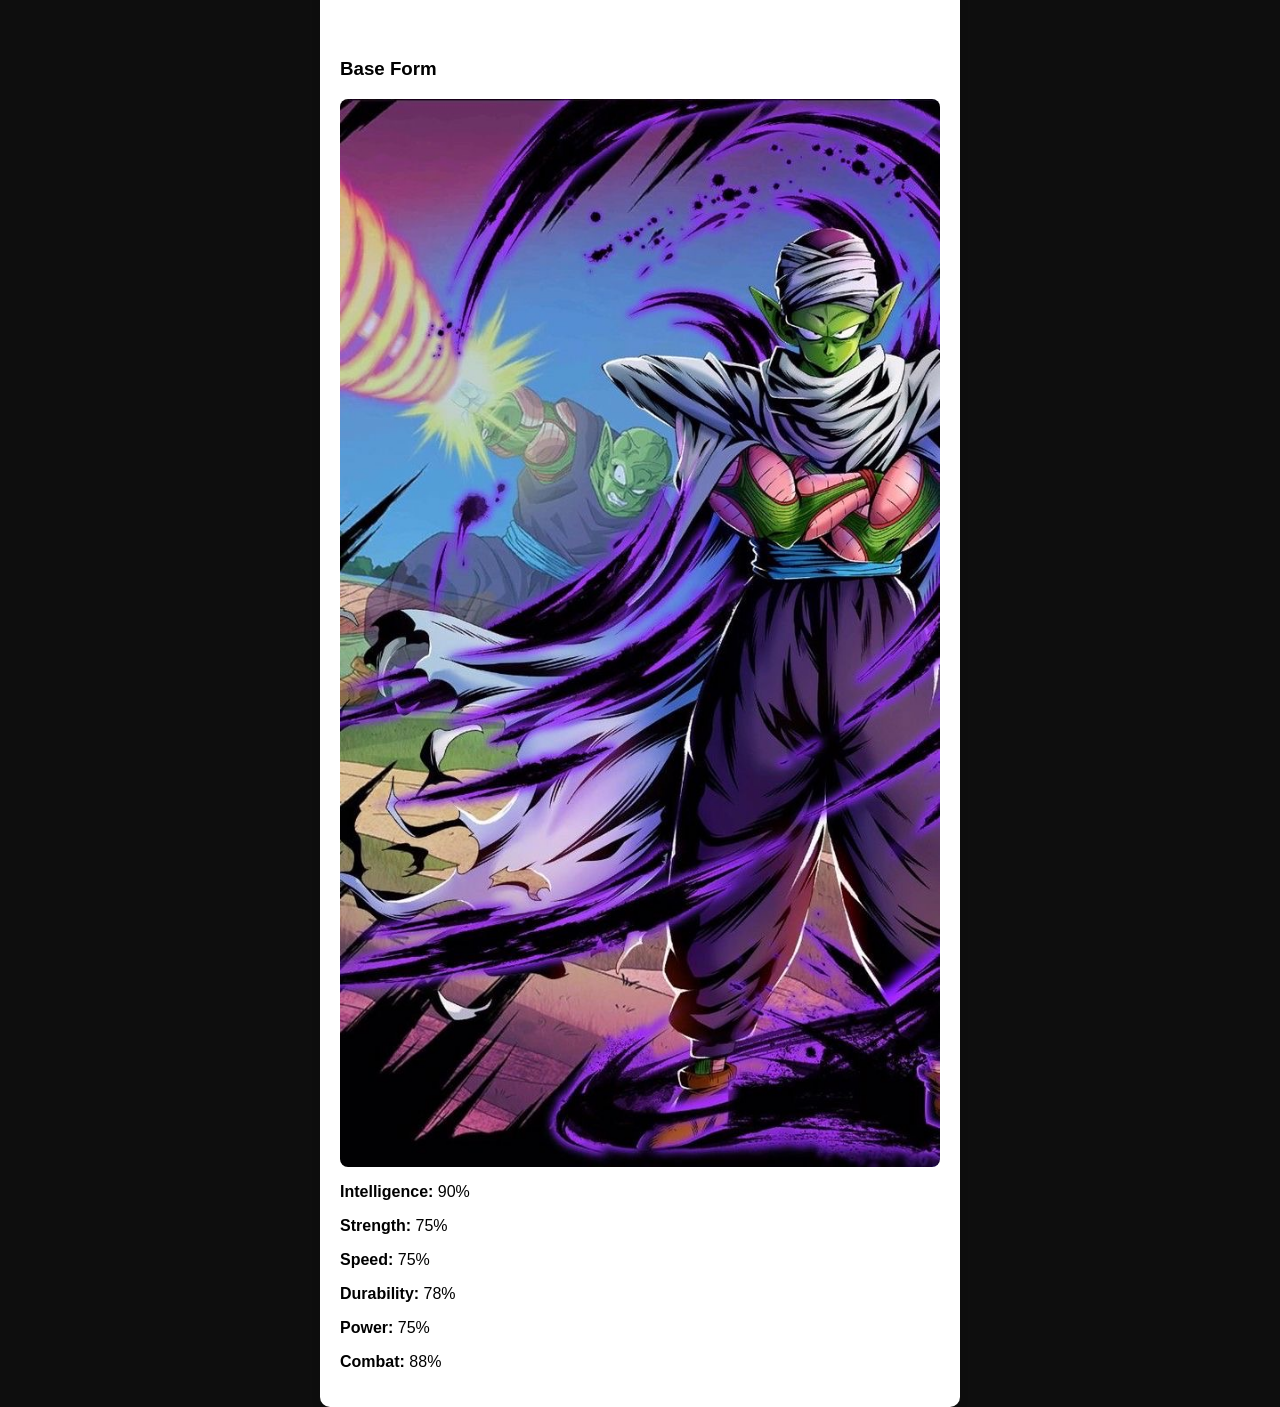
<file: Piccolo.html>
<!DOCTYPE html>
<html>
<head>
    <link rel="stylesheet" href="style.css">
    <title>Piccolo</title>
</head>
<body>
    <div id="menu">
        <a href="index.html">Dragonball</a>
        <a href="About.html">About</a>
        
    </div>

    <div class="character-page">
        <h2>Piccolo</h2>
        <img src="images/Piccolo.JPG" alt="Piccolo" class="character-img">
        <h3>Bio</h3>
        <p><strong>Name:</strong> Piccolo</p>
        <p><strong>Alignment:</strong> Good</p>
        <p><strong>Race:</strong> Namekian</p>

        <h3>Power Stats</h3>
        <p><strong>Intelligence:</strong> 95%</p>
        <p><strong>Strength:</strong> 82%</p>
        <p><strong>Speed:</strong> 80%</p>
        <p><strong>Durability:</strong> 85%</p>
        <p><strong>Power:</strong> 88%</p>
        <p><strong>Combat:</strong> 90%</p>
        <br>
        <br>
        <h3>Base Form</h3>
        <img src="images/Piccolo copy.JPG" alt="Piccolo" class="character-img">
        <p><strong>Intelligence:</strong> 90%</p>
        <p><strong>Strength:</strong> 75%</p>
        <p><strong>Speed:</strong> 75%</p>
        <p><strong>Durability:</strong> 78%</p>
        <p><strong>Power:</strong> 75%</p>
        <p><strong>Combat:</strong> 88%</p>
    </div>
</body>
</html>
</file>
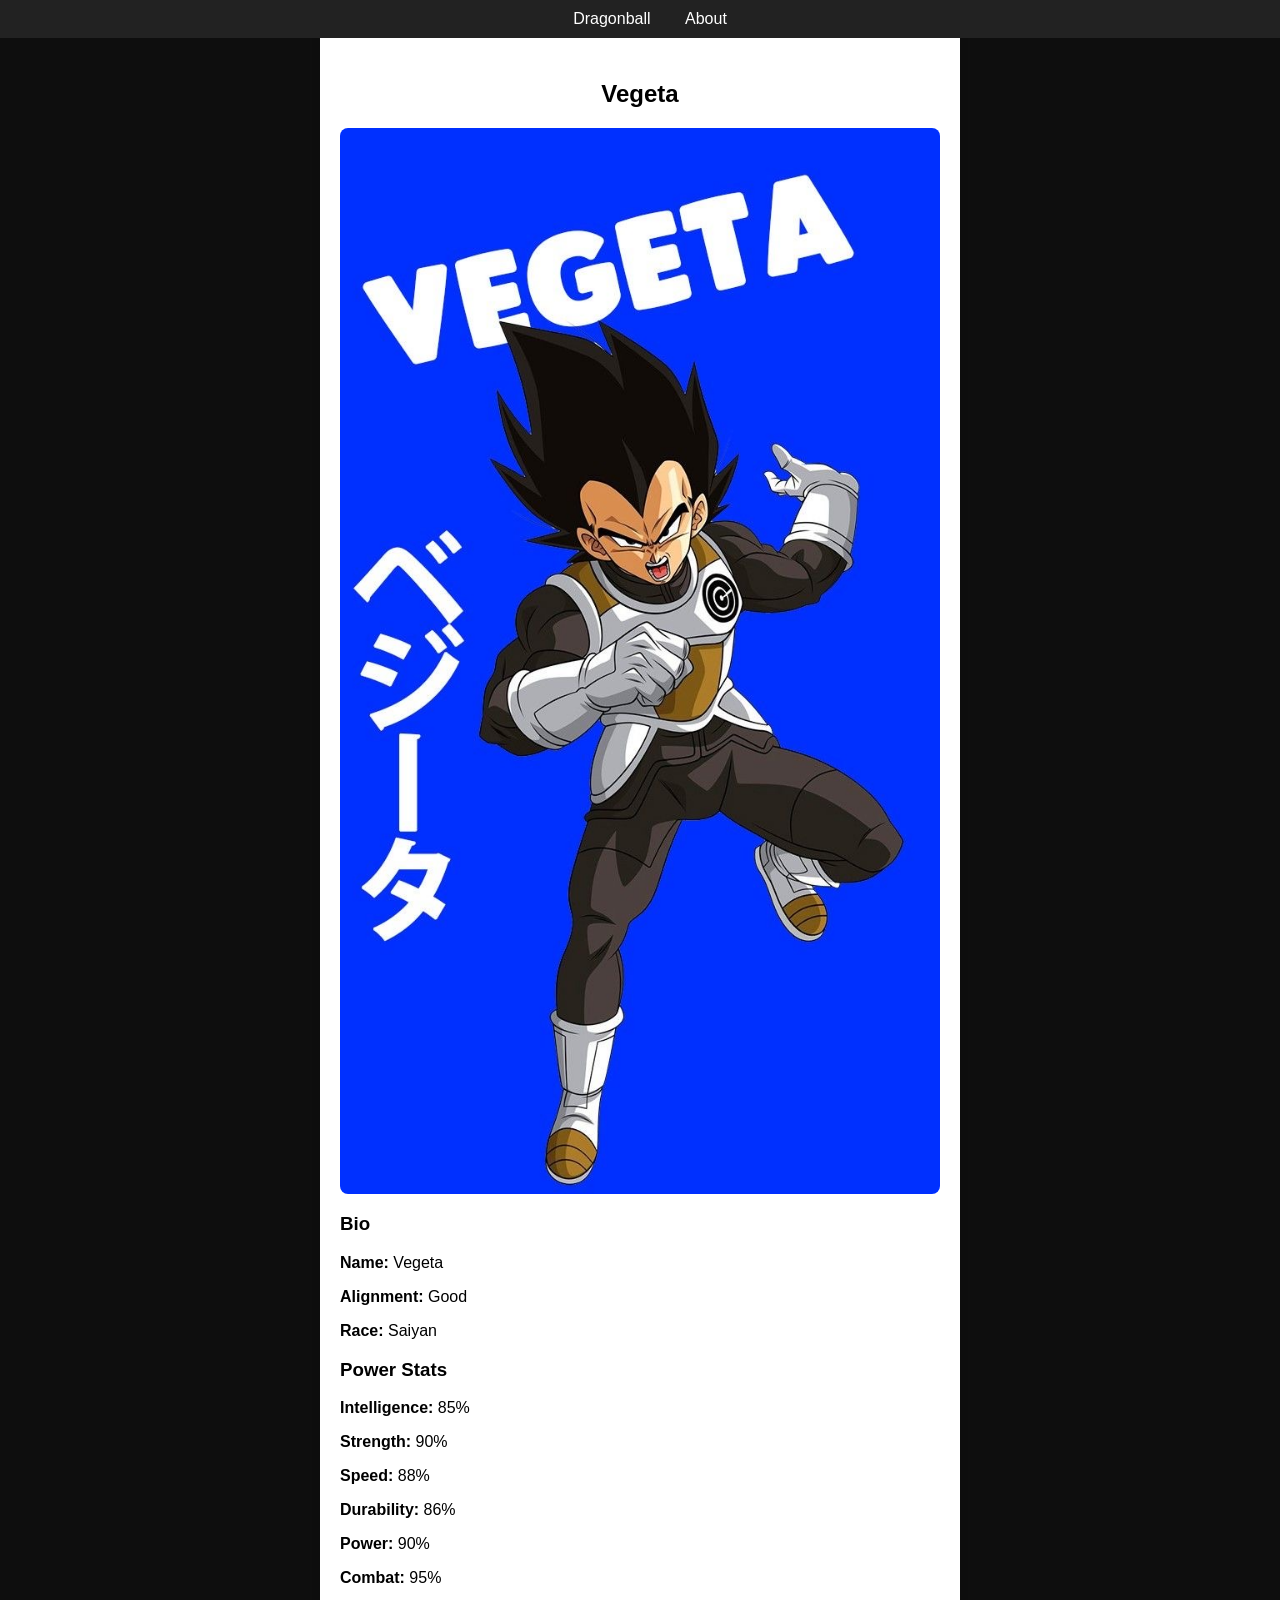
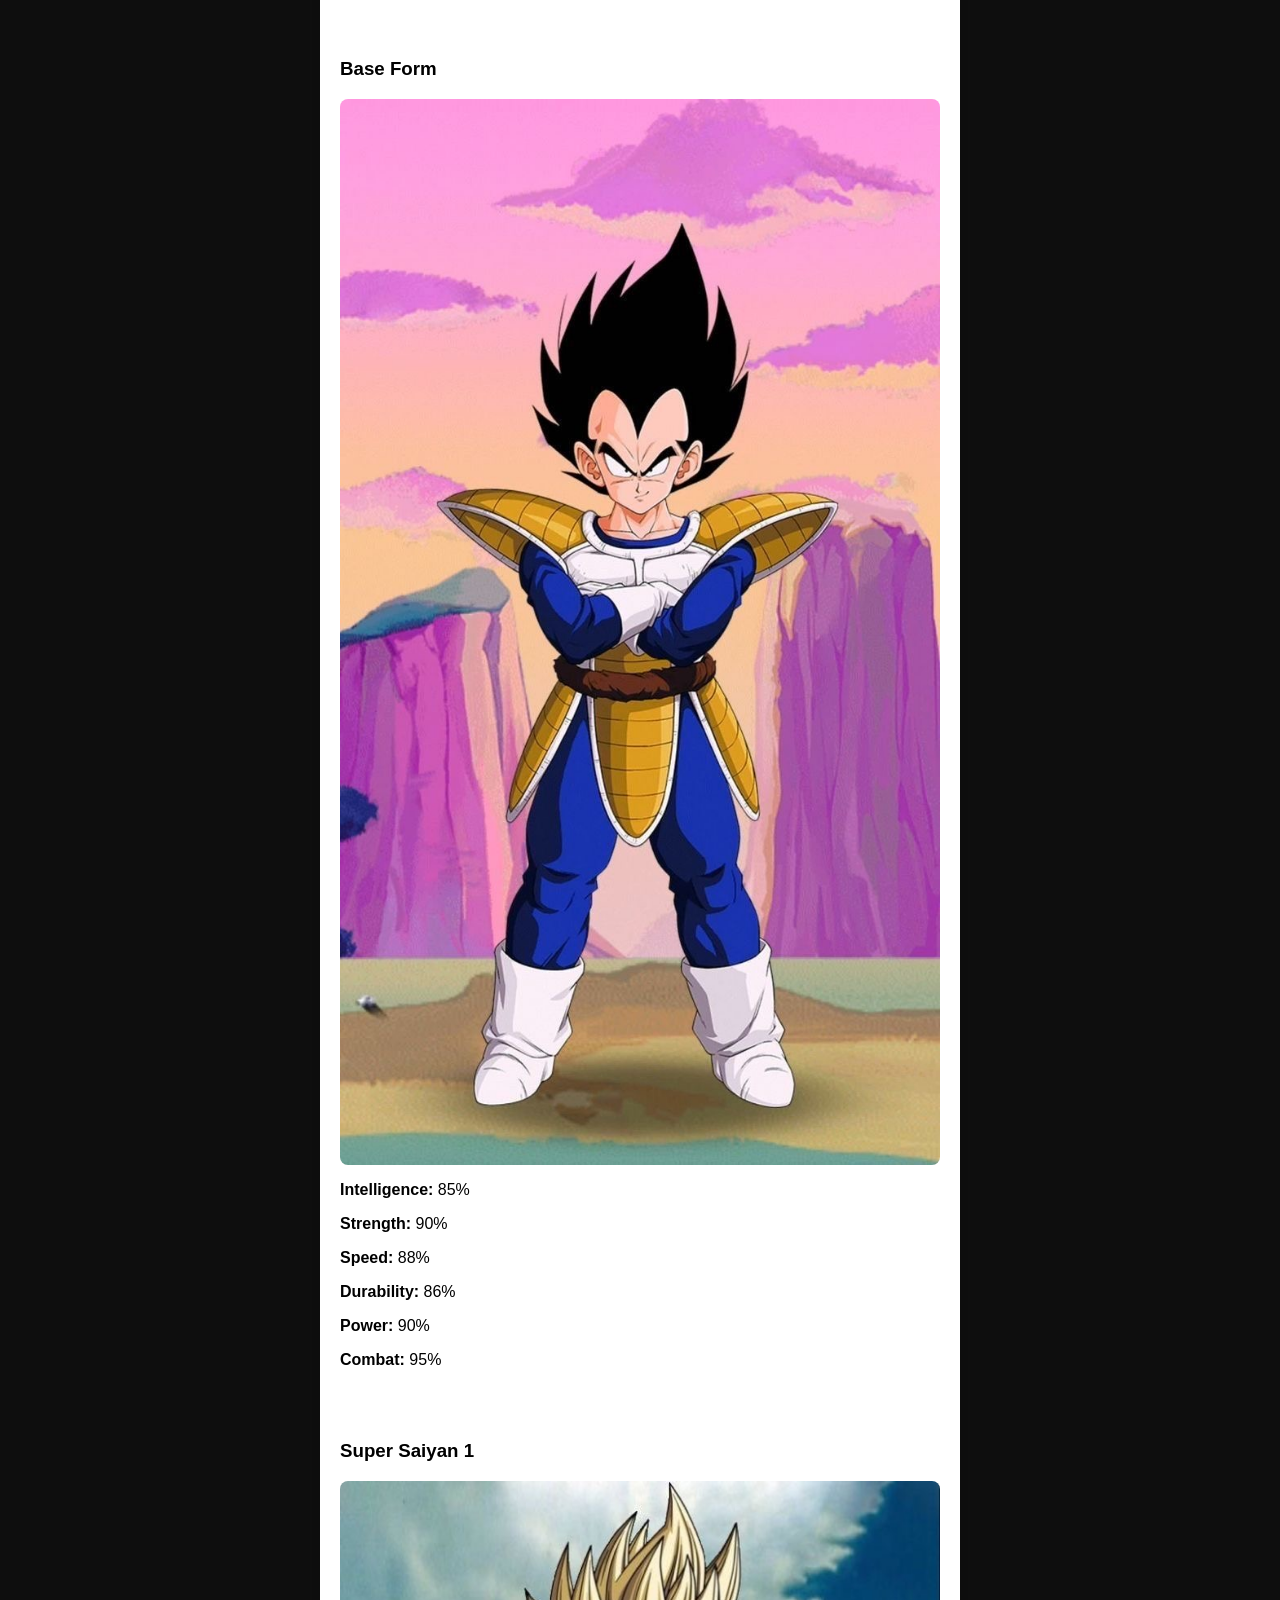
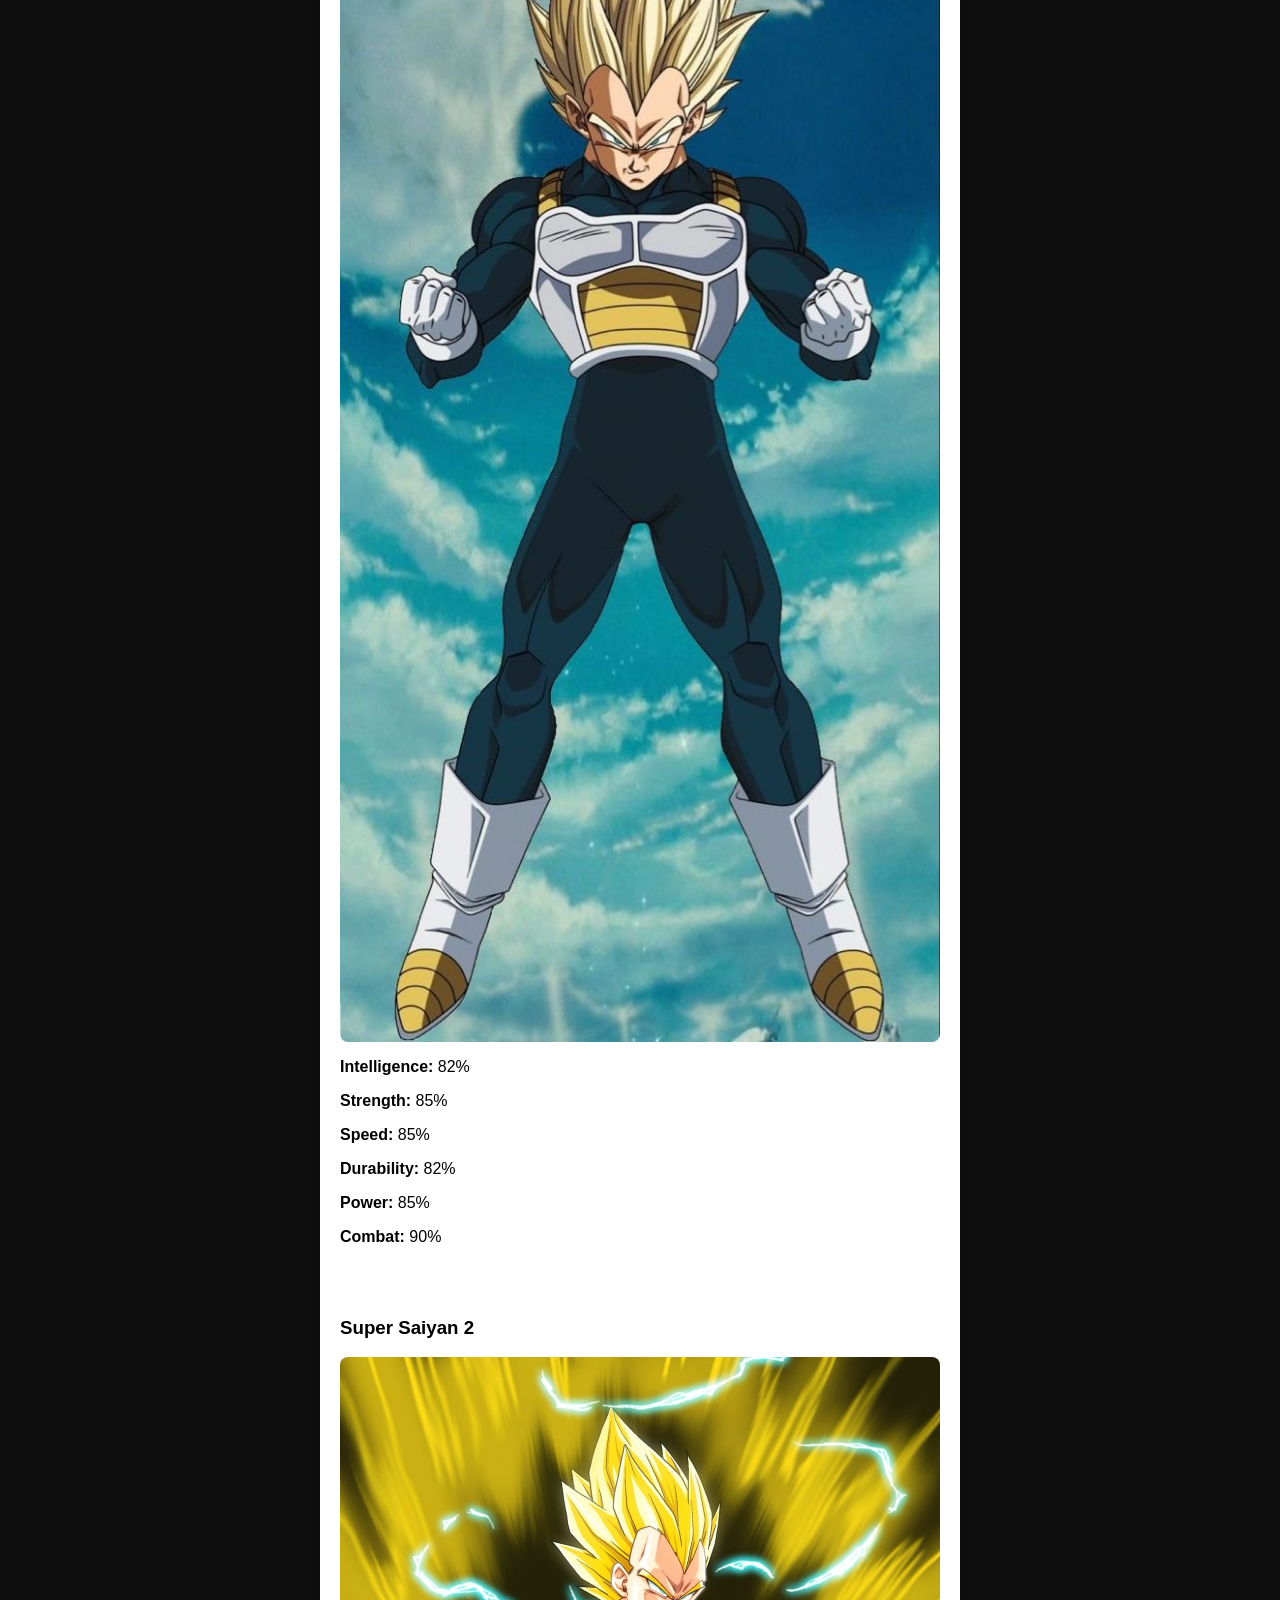
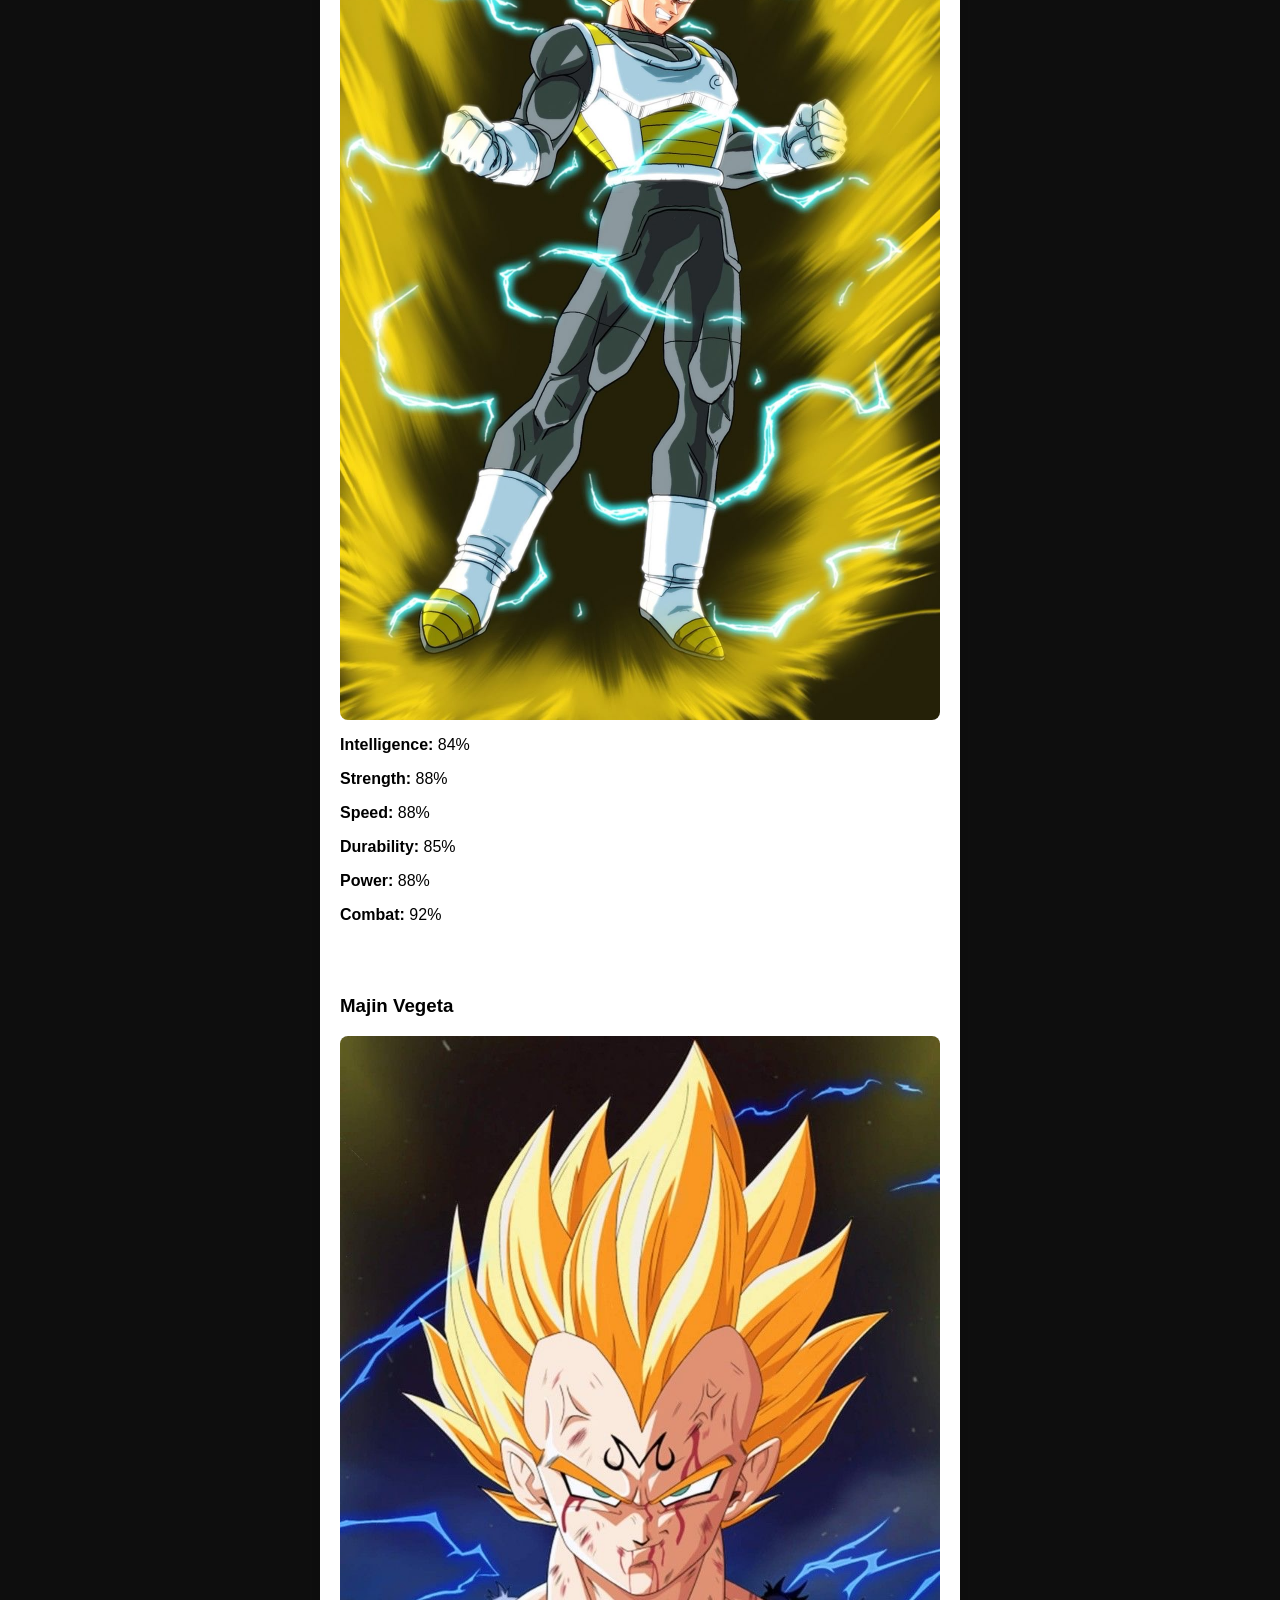
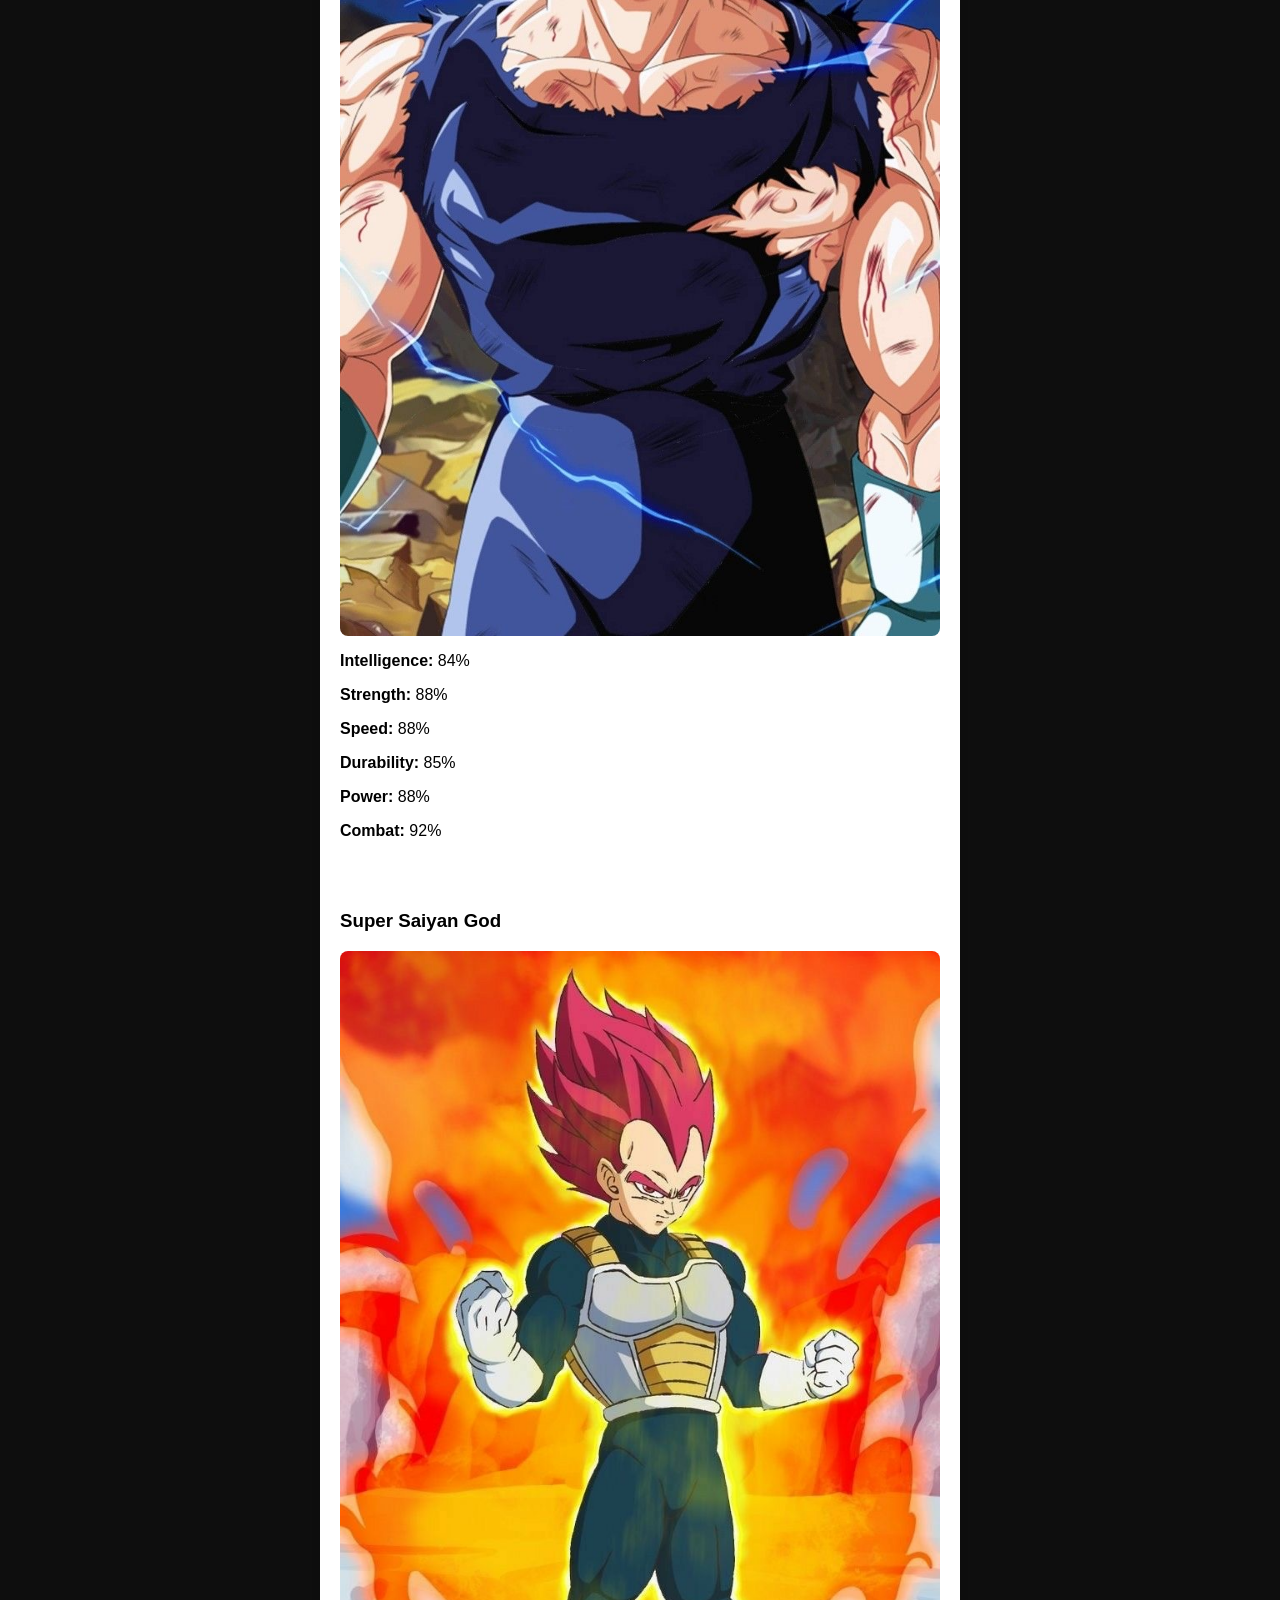
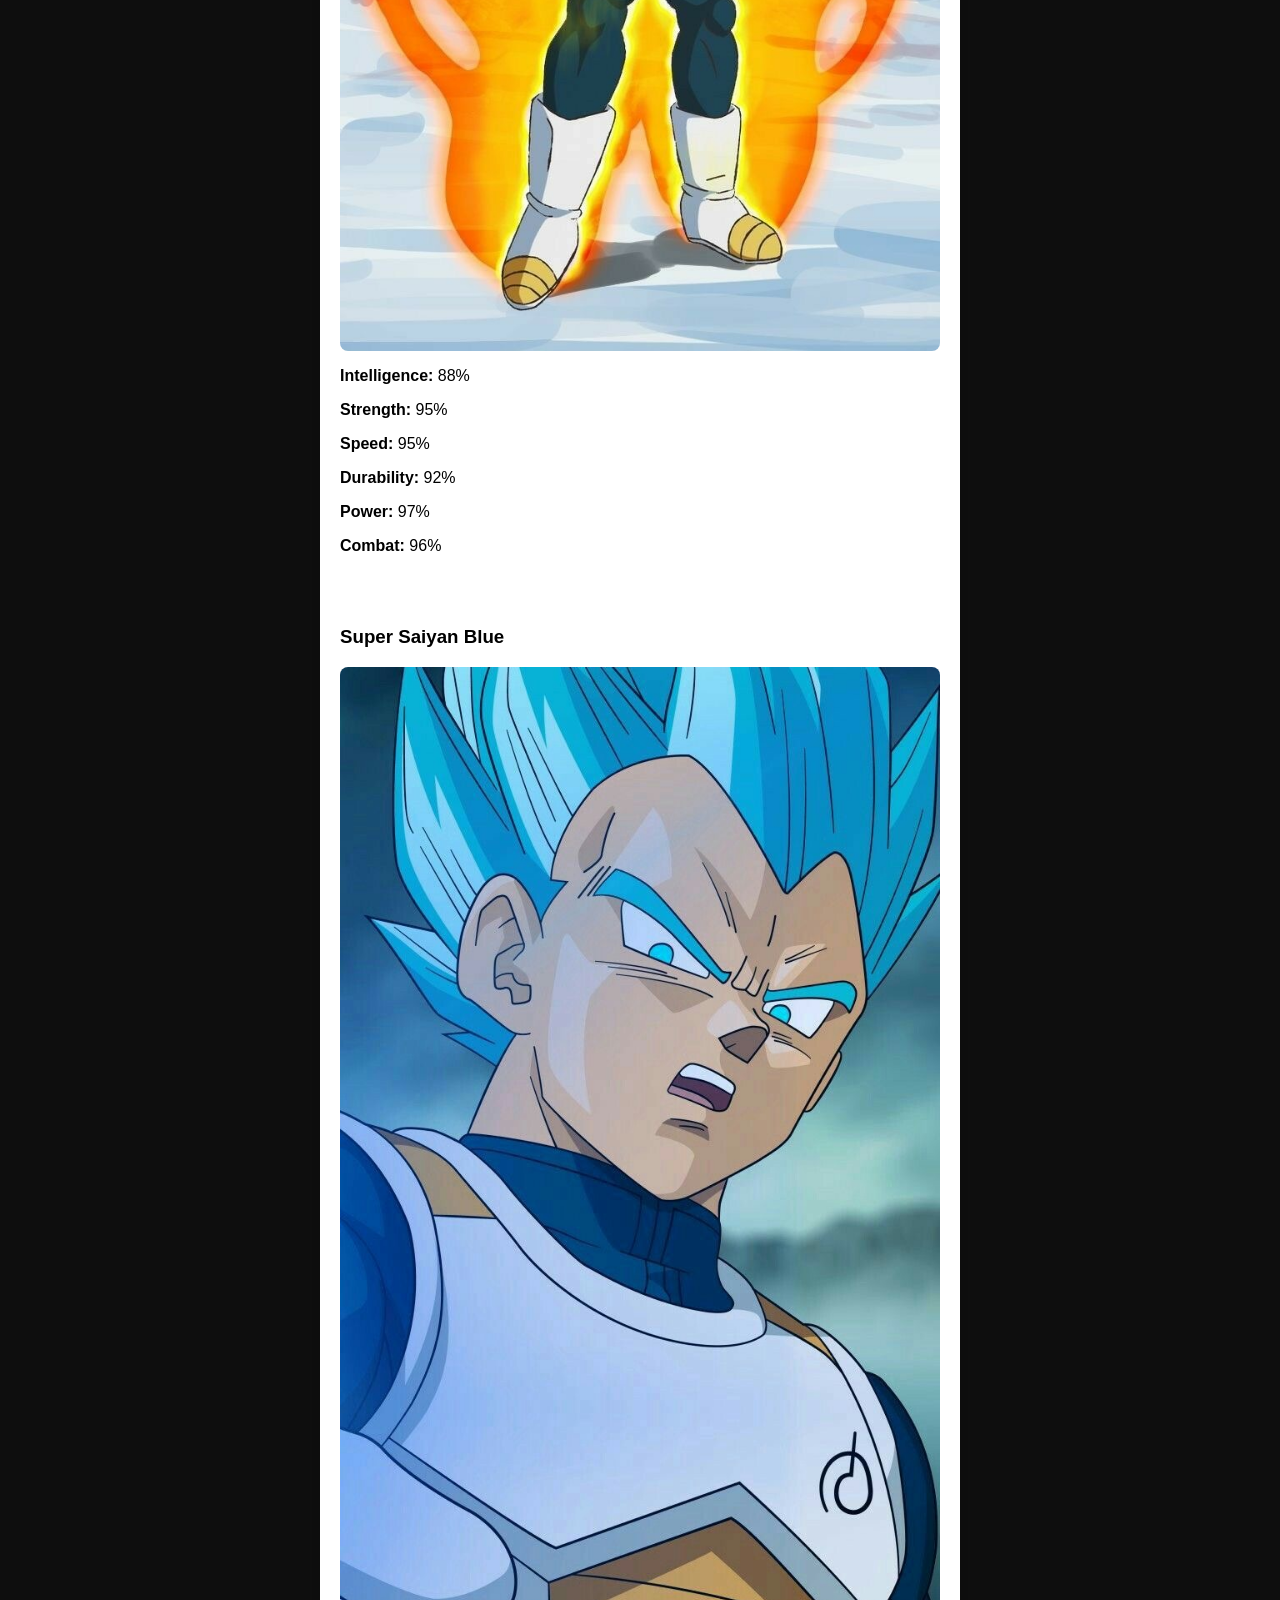
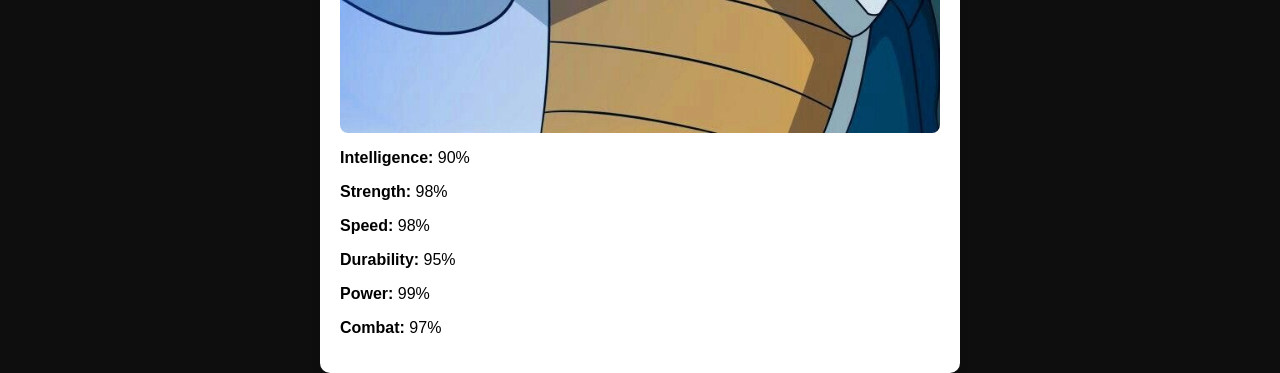
<file: Vegeta.html>
<!DOCTYPE html>
<html>
<head>
    <link rel="stylesheet" href="style.css">
    <title>Vegeta</title>
</head>
<body>
    <div id="menu">
        <a href="index.html">Dragonball</a>
        <a href="About.html">About</a>
    </div>

    <div class="character-page">
        <h2>Vegeta</h2>
        <img src="images/Vegeta.JPG" alt="Vegeta" class="character-img">

        <h3>Bio</h3>
        <p><strong>Name:</strong> Vegeta</p>
        <p><strong>Alignment:</strong> Good</p>
        <p><strong>Race:</strong> Saiyan</p>

        <h3>Power Stats</h3>
        <p><strong>Intelligence:</strong> 85%</p>
        <p><strong>Strength:</strong> 90%</p>
        <p><strong>Speed:</strong> 88%</p>
        <p><strong>Durability:</strong> 86%</p>
        <p><strong>Power:</strong> 90%</p>
        <p><strong>Combat:</strong> 95%</p>

        <br><br>
        <h3>Base Form</h3>
        <img src="images/Basevegeta.JPG" alt="Base Vegeta" class="character-img">
        <p><strong>Intelligence:</strong> 85%</p>
        <p><strong>Strength:</strong> 90%</p>
        <p><strong>Speed:</strong> 88%</p>
        <p><strong>Durability:</strong> 86%</p>
        <p><strong>Power:</strong> 90%</p>
        <p><strong>Combat:</strong> 95%</p>

        <br><br>
        <h3>Super Saiyan 1</h3>
        <img src="images/Vegetassj1.JPG" alt="Vegeta Super Saiyan 1" class="character-img">
        <p><strong>Intelligence:</strong> 82%</p>
        <p><strong>Strength:</strong> 85%</p>
        <p><strong>Speed:</strong> 85%</p>
        <p><strong>Durability:</strong> 82%</p>
        <p><strong>Power:</strong> 85%</p>
        <p><strong>Combat:</strong> 90%</p>

        <br><br>
        <h3>Super Saiyan 2</h3>
        <img src="images/Vegetassj2.JPG" alt="Vegeta Super Saiyan 2" class="character-img">
        <p><strong>Intelligence:</strong> 84%</p>
        <p><strong>Strength:</strong> 88%</p>
        <p><strong>Speed:</strong> 88%</p>
        <p><strong>Durability:</strong> 85%</p>
        <p><strong>Power:</strong> 88%</p>
        <p><strong>Combat:</strong> 92%</p>

        <br><br>
        <h3>Majin Vegeta</h3>
        <img src="images/MajinVegeta.JPG" alt="Majin Vegeta" class="character-img">
        <p><strong>Intelligence:</strong> 84%</p>
        <p><strong>Strength:</strong> 88%</p>
        <p><strong>Speed:</strong> 88%</p>
        <p><strong>Durability:</strong> 85%</p>
        <p><strong>Power:</strong> 88%</p>
        <p><strong>Combat:</strong> 92%</p>

        <br><br>
        <h3>Super Saiyan God</h3>
        <img src="images/VegetaGodssj.JPG" alt="Vegeta Super Saiyan God" class="character-img">
        <p><strong>Intelligence:</strong> 88%</p>
        <p><strong>Strength:</strong> 95%</p>
        <p><strong>Speed:</strong> 95%</p>
        <p><strong>Durability:</strong> 92%</p>
        <p><strong>Power:</strong> 97%</p>
        <p><strong>Combat:</strong> 96%</p>

        <br><br>
        <h3>Super Saiyan Blue</h3>
        <img src="images/Vegetassjblue.JPG" alt="Vegeta Super Saiyan Blue" class="character-img">
        <p><strong>Intelligence:</strong> 90%</p>
        <p><strong>Strength:</strong> 98%</p>
        <p><strong>Speed:</strong> 98%</p>
        <p><strong>Durability:</strong> 95%</p>
        <p><strong>Power:</strong> 99%</p>
        <p><strong>Combat:</strong> 97%</p>
    </div>
</body>
</html>
</file>
<file: style.css>
body {
  font-family: Arial, sans-serif;
  margin: 0;
  padding: 0;
  position: relative;
  height: 100vh;
  background-color: #0e0e0e;
}

h1 {
  color: aqua;
  text-align: center;
  padding: 17px;
}

#menu {
  background-color: #222;
  padding: 10px;
  text-align: center;
  position: fixed;
  top: 0;
  left: 0;
  width: 100%;
  z-index: 1000;
}

#menu a {
  color: white;
  margin: 0 15px;
  text-decoration: none;
  padding-top: 60px;
}

.gallery {
  display: flex;
  flex-wrap: wrap;
  justify-content: center;
  gap: 20px;
  padding: 20px;
  padding-top: 50px;
}

.hover-box {
  position: relative;
  width: 200px;
  height: 300px;
  overflow: hidden;
  cursor: pointer;
  border-radius: 10px;
  box-shadow: 0 4px 8px rgba(0,0,0,0.2);
}

.hover-box img {
  width: 100%;
  height: 100%;
  object-fit: cover;
  transition: opacity 0.3s ease;
  display: block;
}

.hover-box .info {
  position: absolute;
  top: 0; left: 0;
  width: 100%;
  height: 100%;
  color: white;
  display: flex;
  flex-direction: column;
  justify-content: center;
  align-items: flex-start;
  text-align: left;
  padding: 10px;
  opacity: 0;
  transition: opacity 0.3s ease;
  box-sizing: border-box;
  overflow-y: auto;
}

.hover-box:hover img {
  opacity: 0;
}

.hover-box:hover .info {
  opacity: 1;
}

.goku-bg    { background-color: lightblue; }
.vegeta-bg  { background-color: blue; }
.piccolo-bg { background-color: #2e8b57; }
.Freeza-bg  { background-color: palevioletred; }
.Broly-bg   { background-color: lightgreen; }
.Gohan-bg   { background-color: purple; }
.Gotens-bg  { background-color: lightsalmon; }

.hover-box .info p {
  margin: 5px 0;
  font-size: 14px;
}
.hover-box .info h2 {
  margin-bottom: 10px;
}

.character-page {
  max-width: 600px;
  margin: 20px auto;
  padding: 40px 20px 20px;
  background-color: white;
  border-radius: 10px;
  box-shadow: 0 4px 10px rgba(0,0,0,0.1);
}

.character-page h2 {
  text-align: center;
}

.character-img {
  display: block;
  max-width: 100%;
  margin: 10px auto;
  border-radius: 8px;
}


.background {
  position: absolute;
  top: 0; left: 0;
  width: 100%;
  height: 100%;
  z-index: -1;
  overflow: hidden;
}

.bubble {
  position: absolute;
  bottom: -80px;
  width: 60px;
  height: 60px;
  background-color: orange;
  border-radius: 50%;
  opacity: 0.8;
  animation-name: floatUp;
  animation-iteration-count: infinite;
  animation-timing-function: ease-in-out;
  cursor: pointer;
  display: flex;
  justify-content: center;
  align-items: center;
  box-shadow: 0 0 8px 2px orange;
}

.bubble:nth-child(1) { left: 10%; animation-delay: 0s;   animation-duration: 11s; }
.bubble:nth-child(2) { left: 25%; animation-delay: 0.5s; animation-duration: 11s; }
.bubble:nth-child(3) { left: 40%; animation-delay: 1.5s; animation-duration: 11s; }
.bubble:nth-child(4) { left: 55%; animation-delay: 2s;   animation-duration: 11s; }
.bubble:nth-child(5) { left: 70%; animation-delay: 2s;   animation-duration: 11s; }
.bubble:nth-child(6) { left: 85%; animation-delay: 3s;   animation-duration: 11s; }
.bubble:nth-child(7) { left: 20%; animation-delay: 2.5s; animation-duration: 11s; }

@keyframes floatUp {
  0%   { transform: translateY(0) scale(1);   opacity: 0.8; }
  50%  { transform: translateY(-300px) scale(1.3); opacity: 1; }
  100% { transform: translateY(-800px) scale(0.8); opacity: 0; }
}

.bubble:hover {
  animation: pop 0.3s forwards;
  transform: scale(1.3);
  opacity: 1;
  z-index: 10;
}

@keyframes pop {
  0%   { transform: scale(1);   opacity: 0.8; }
  50%  { transform: scale(1.5); opacity: 1; }
  100% { transform: scale(0);   opacity: 0; }
}

.star {
  width: 10px;
  height: 10px;
  clip-path: polygon(
    50% 0%,
    61% 35%,
    98% 35%,
    68% 57%,
    79% 91%,
    50% 70%,
    21% 91%,
    32% 57%,
    2% 35%,
    39% 35%
  );
  background-color: blue;
  margin: 2px;
  filter: drop-shadow(0 0 1px #003366);
}

.bubble .stars-container {
  position: relative;
  width: 80%;
  height: 80%;
  display: flex;
  flex-wrap: wrap;
  justify-content: center;
  align-items: center;
  gap: 3px;
  pointer-events: none;
}

.bubble[data-stars="1"] .stars-container {
  justify-content: center;
}
.bubble[data-stars="1"] .star {
  width: 14px;
  height: 14px;
}
 .Menu-page{
  text-align: center;
  color: white;
 }
</file>
